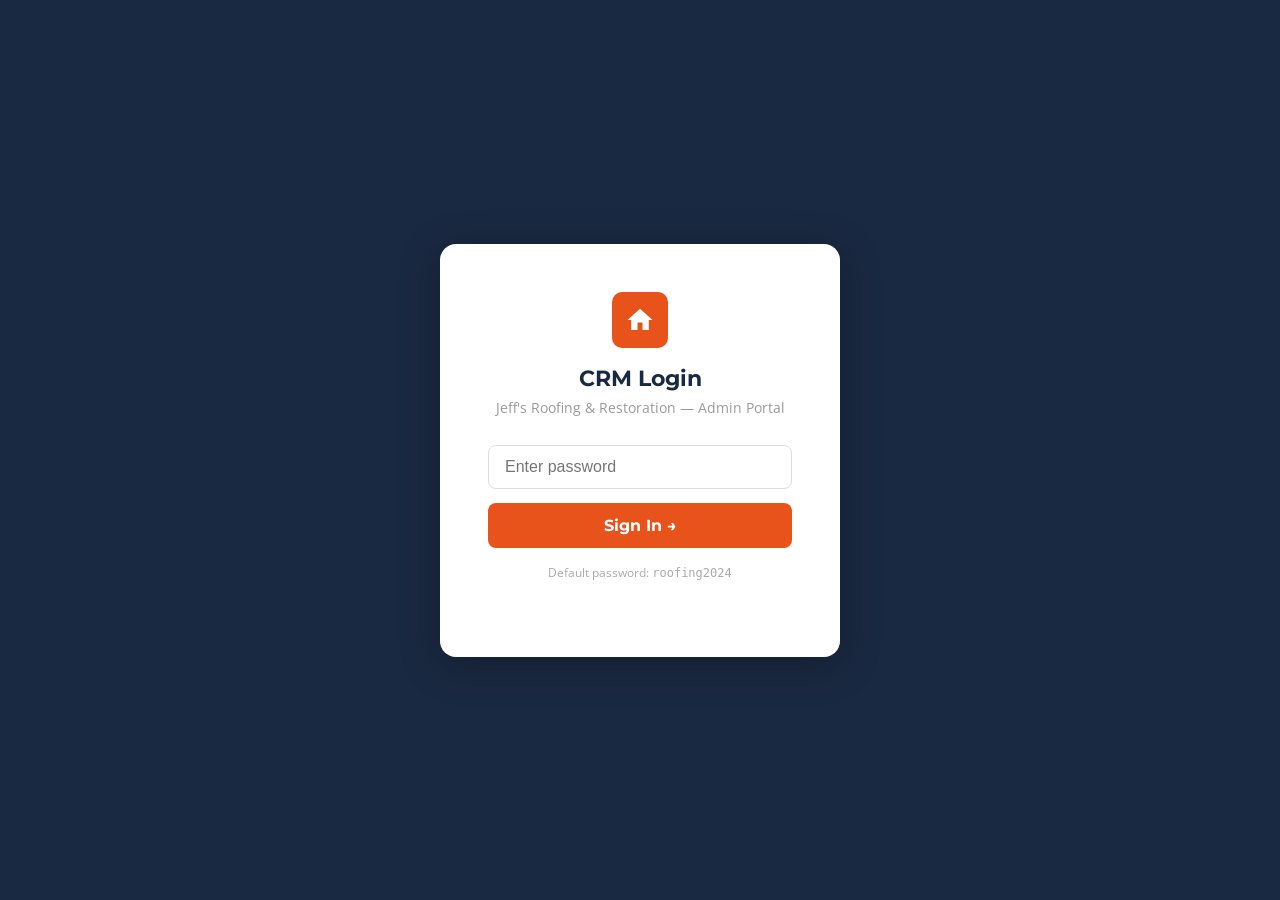
<file: crm/index.html>
<!DOCTYPE html>
<html lang="en">
<head>
  <meta charset="UTF-8">
  <meta name="viewport" content="width=device-width, initial-scale=1.0">
  <title>CRM Dashboard | Jeff's Roofing</title>
  <link rel="preconnect" href="https://fonts.googleapis.com">
  <link href="https://fonts.googleapis.com/css2?family=Montserrat:wght@700;800;900&family=Open+Sans:wght@400;600&display=swap" rel="stylesheet">
  <style>
    :root {
      --navy:#1a2942; --orange:#e8531c; --cream:#f8f5f0;
      --light:#f0f2f5; --mid-gray:#9a9a9a; --text:#2c2c2c;
      --white:#fff; --radius:8px; --shadow:0 2px 12px rgba(0,0,0,0.08);
      --font-h:'Montserrat',sans-serif; --font-b:'Open Sans',sans-serif;
    }
    *, *::before, *::after { box-sizing:border-box; margin:0; padding:0; }
    body { font-family:var(--font-b); background:var(--light); color:var(--text); min-height:100vh; }

    /* LOGIN */
    #login-screen {
      min-height:100vh; display:flex; align-items:center; justify-content:center;
      background:var(--navy);
    }
    .login-box {
      background:var(--white); border-radius:16px; padding:48px; width:100%; max-width:400px;
      box-shadow:0 8px 40px rgba(0,0,0,0.3); text-align:center;
    }
    .login-box .logo-icon { width:56px; height:56px; background:var(--orange); border-radius:10px; display:flex; align-items:center; justify-content:center; margin:0 auto 16px; }
    .login-box .logo-icon svg { width:30px; height:30px; fill:white; }
    .login-box h2 { font-family:var(--font-h); font-size:1.4rem; color:var(--navy); margin-bottom:6px; }
    .login-box p { color:var(--mid-gray); font-size:0.88rem; margin-bottom:28px; }
    .login-box input { width:100%; padding:12px 16px; border:1.5px solid #ddd; border-radius:var(--radius); font-size:1rem; margin-bottom:14px; }
    .login-box input:focus { outline:none; border-color:var(--orange); }
    .login-box button { width:100%; padding:13px; background:var(--orange); color:white; border:none; border-radius:var(--radius); font-family:var(--font-h); font-weight:700; font-size:1rem; cursor:pointer; }
    .login-box button:hover { background:#c94415; }
    #login-error { color:#dc2626; font-size:0.85rem; margin-top:8px; display:none; }

    /* LAYOUT */
    #app { display:none; min-height:100vh; }

    .sidebar {
      width:240px; background:var(--navy); position:fixed; top:0; left:0; height:100vh;
      display:flex; flex-direction:column; z-index:100;
    }
    .sidebar-logo { padding:24px; border-bottom:1px solid rgba(255,255,255,0.08); }
    .sidebar-logo strong { color:white; font-family:var(--font-h); font-size:1rem; display:block; }
    .sidebar-logo span { color:rgba(255,255,255,0.4); font-size:0.75rem; }

    .nav-menu { list-style:none; padding:16px 0; flex:1; }
    .nav-menu li a, .nav-menu li button {
      display:flex; align-items:center; gap:10px; padding:11px 20px;
      color:rgba(255,255,255,0.65); text-decoration:none; font-size:0.88rem; font-weight:600;
      transition:all 0.2s; cursor:pointer; background:none; border:none; width:100%; text-align:left;
    }
    .nav-menu li a:hover, .nav-menu li a.active { background:rgba(255,255,255,0.08); color:white; }
    .nav-menu li a svg, .nav-menu li button svg { width:18px; height:18px; fill:currentColor; flex-shrink:0; }
    .nav-menu .active { background:rgba(232,83,28,0.2) !important; color:var(--orange) !important; }

    .sidebar-bottom { padding:16px; border-top:1px solid rgba(255,255,255,0.08); }
    .sidebar-bottom a { color:rgba(255,255,255,0.5); font-size:0.82rem; text-decoration:none; display:block; margin-bottom:8px; }
    .sidebar-bottom a:hover { color:white; }

    .main-content { margin-left:240px; padding:0; min-height:100vh; }

    .topbar {
      background:white; border-bottom:1px solid #e5e7eb; padding:16px 28px;
      display:flex; align-items:center; justify-content:space-between; position:sticky; top:0; z-index:50;
    }
    .topbar h1 { font-family:var(--font-h); font-size:1.15rem; font-weight:800; color:var(--navy); }
    .topbar-actions { display:flex; gap:10px; align-items:center; }
    .btn { display:inline-flex; align-items:center; gap:6px; padding:9px 18px; border-radius:var(--radius); font-family:var(--font-h); font-weight:700; font-size:0.82rem; cursor:pointer; border:none; transition:all 0.2s; }
    .btn-primary { background:var(--orange); color:white; }
    .btn-primary:hover { background:#c94415; }
    .btn-secondary { background:var(--light); color:var(--navy); border:1.5px solid #ddd; }
    .btn-secondary:hover { border-color:var(--navy); }
    .btn-sm { padding:6px 12px; font-size:0.78rem; }
    .btn-danger { background:#fee2e2; color:#dc2626; }
    .btn-danger:hover { background:#fecaca; }

    .page { display:none; padding:28px; }
    .page.active { display:block; }

    /* STATS */
    .stats-grid { display:grid; grid-template-columns:repeat(auto-fit,minmax(160px,1fr)); gap:16px; margin-bottom:28px; }
    .stat-card { background:white; border-radius:var(--radius); padding:20px; box-shadow:var(--shadow); }
    .stat-card .stat-label { font-size:0.75rem; font-weight:700; text-transform:uppercase; letter-spacing:0.08em; color:var(--mid-gray); margin-bottom:8px; }
    .stat-card .stat-val { font-family:var(--font-h); font-size:2rem; font-weight:900; color:var(--navy); line-height:1; }
    .stat-card .stat-sub { font-size:0.78rem; color:var(--mid-gray); margin-top:4px; }
    .stat-card.orange .stat-val { color:var(--orange); }
    .stat-card.green .stat-val { color:#059669; }
    .stat-card.red .stat-val { color:#dc2626; }

    /* TABLE */
    .table-card { background:white; border-radius:var(--radius); box-shadow:var(--shadow); overflow:hidden; }
    .table-header { padding:18px 20px; display:flex; align-items:center; justify-content:space-between; border-bottom:1px solid #f0f0f0; gap:12px; flex-wrap:wrap; }
    .table-header h3 { font-family:var(--font-h); font-size:0.95rem; font-weight:800; color:var(--navy); }

    .search-box { position:relative; }
    .search-box input { padding:8px 12px 8px 36px; border:1.5px solid #ddd; border-radius:var(--radius); font-size:0.85rem; width:220px; }
    .search-box input:focus { outline:none; border-color:var(--orange); }
    .search-box svg { position:absolute; left:10px; top:50%; transform:translateY(-50%); width:16px; height:16px; fill:var(--mid-gray); }

    .filter-row { display:flex; gap:8px; align-items:center; flex-wrap:wrap; }
    .filter-row select { padding:8px 10px; border:1.5px solid #ddd; border-radius:var(--radius); font-size:0.82rem; color:var(--text); }
    .filter-row select:focus { outline:none; border-color:var(--orange); }

    table { width:100%; border-collapse:collapse; }
    th { text-align:left; padding:12px 14px; font-size:0.75rem; font-weight:700; text-transform:uppercase; letter-spacing:0.08em; color:var(--mid-gray); background:#fafafa; border-bottom:1px solid #f0f0f0; white-space:nowrap; }
    td { padding:13px 14px; font-size:0.88rem; border-bottom:1px solid #f5f5f5; vertical-align:middle; }
    tr:hover td { background:#fafafa; }
    tr:last-child td { border-bottom:none; }

    .lead-name { font-weight:700; color:var(--navy); display:block; }
    .lead-sub { font-size:0.78rem; color:var(--mid-gray); margin-top:1px; }

    .action-btns { display:flex; gap:6px; }

    /* MODAL */
    .modal-overlay { display:none; position:fixed; inset:0; background:rgba(0,0,0,0.5); z-index:200; align-items:center; justify-content:center; padding:20px; }
    .modal-overlay.active { display:flex; }
    .modal { background:white; border-radius:12px; width:100%; max-width:600px; max-height:90vh; overflow-y:auto; }
    .modal-header { padding:20px 24px; border-bottom:1px solid #f0f0f0; display:flex; justify-content:space-between; align-items:center; }
    .modal-header h3 { font-family:var(--font-h); font-size:1rem; font-weight:800; color:var(--navy); }
    .modal-close { background:none; border:none; font-size:1.5rem; cursor:pointer; color:var(--mid-gray); line-height:1; }
    .modal-close:hover { color:var(--text); }
    .modal-body { padding:24px; }
    .modal-footer { padding:16px 24px; border-top:1px solid #f0f0f0; display:flex; justify-content:flex-end; gap:10px; }

    .form-group { margin-bottom:16px; }
    .form-group label { display:block; font-size:0.78rem; font-weight:700; color:var(--navy); margin-bottom:5px; text-transform:uppercase; letter-spacing:0.06em; }
    .form-group input, .form-group select, .form-group textarea {
      width:100%; padding:10px 12px; border:1.5px solid #ddd; border-radius:var(--radius);
      font-family:var(--font-b); font-size:0.9rem; color:var(--text);
    }
    .form-group input:focus, .form-group select:focus, .form-group textarea:focus {
      outline:none; border-color:var(--orange); box-shadow:0 0 0 3px rgba(232,83,28,0.1);
    }
    .form-group textarea { resize:vertical; min-height:90px; }
    .form-row-2 { display:grid; grid-template-columns:1fr 1fr; gap:14px; }

    /* LEAD DETAIL */
    .detail-section { margin-bottom:24px; }
    .detail-section h4 { font-family:var(--font-h); font-size:0.8rem; text-transform:uppercase; letter-spacing:0.1em; color:var(--mid-gray); margin-bottom:12px; padding-bottom:8px; border-bottom:1px solid #f0f0f0; }
    .detail-row { display:flex; justify-content:space-between; margin-bottom:10px; font-size:0.88rem; }
    .detail-row .label { color:var(--mid-gray); font-weight:600; }
    .detail-row .value { color:var(--navy); font-weight:600; text-align:right; max-width:60%; }

    .notes-box { background:#fafafa; border-radius:var(--radius); padding:14px; font-size:0.88rem; color:var(--text); line-height:1.6; white-space:pre-wrap; }

    /* ACTIVITY */
    .activity-log { list-style:none; display:flex; flex-direction:column; gap:0; }
    .activity-item { display:flex; gap:12px; padding:10px 0; border-bottom:1px solid #f5f5f5; font-size:0.82rem; }
    .activity-dot { width:8px; height:8px; border-radius:50%; background:var(--orange); flex-shrink:0; margin-top:5px; }
    .activity-item .time { color:var(--mid-gray); white-space:nowrap; min-width:80px; }

    /* PIPELINE */
    .pipeline-grid { display:grid; grid-template-columns:repeat(auto-fill,minmax(180px,1fr)); gap:16px; }
    .pipeline-col { background:white; border-radius:var(--radius); box-shadow:var(--shadow); overflow:hidden; }
    .pipeline-col-header { padding:12px 16px; font-family:var(--font-h); font-size:0.78rem; font-weight:800; text-transform:uppercase; letter-spacing:0.08em; }
    .pipeline-col-body { padding:10px; display:flex; flex-direction:column; gap:8px; min-height:80px; }
    .pipeline-card { background:#fafafa; border:1px solid #e5e7eb; border-radius:6px; padding:12px; cursor:pointer; transition:box-shadow 0.2s; }
    .pipeline-card:hover { box-shadow:0 2px 8px rgba(0,0,0,0.1); }
    .pipeline-card .pc-name { font-weight:700; font-size:0.85rem; color:var(--navy); }
    .pipeline-card .pc-service { font-size:0.75rem; color:var(--mid-gray); margin-top:3px; }
    .pipeline-card .pc-value { font-size:0.78rem; color:var(--orange); font-weight:700; margin-top:6px; }

    .empty-state { text-align:center; padding:60px 20px; color:var(--mid-gray); }
    .empty-state svg { width:48px; height:48px; fill:var(--mid-gray); opacity:0.4; margin:0 auto 14px; display:block; }

    .badge-count { background:var(--orange); color:white; border-radius:10px; padding:2px 7px; font-size:0.72rem; font-weight:700; margin-left:4px; }

    @media (max-width:768px) {
      .sidebar { display:none; }
      .main-content { margin-left:0; }
      .form-row-2 { grid-template-columns:1fr; }
    }
  </style>
</head>
<body>

<!-- LOGIN -->
<div id="login-screen">
  <div class="login-box">
    <div class="logo-icon">
      <svg viewBox="0 0 24 24"><path d="M10 20v-6h4v6h5v-8h3L12 3 2 12h3v8z"/></svg>
    </div>
    <h2>CRM Login</h2>
    <p>Jeff's Roofing &amp; Restoration — Admin Portal</p>
    <input type="password" id="pass-input" placeholder="Enter password" autocomplete="current-password">
    <button onclick="doLogin()">Sign In →</button>
    <div id="login-error">Incorrect password. Try again.</div>
    <p style="margin-top:16px;font-size:0.75rem;color:#aaa">Default password: <code>roofing2024</code></p>
  </div>
</div>

<!-- APP -->
<div id="app">
  <nav class="sidebar">
    <div class="sidebar-logo">
      <strong>Jeff's Roofing CRM</strong>
      <span>Lead Management</span>
    </div>
    <ul class="nav-menu">
      <li><a href="#" class="active" onclick="showPage('dashboard',this)">
        <svg viewBox="0 0 24 24"><path d="M3 13h8V3H3v10zm0 8h8v-6H3v6zm10 0h8V11h-8v10zm0-18v6h8V3h-8z"/></svg>
        Dashboard
      </a></li>
      <li><a href="#" onclick="showPage('leads',this)">
        <svg viewBox="0 0 24 24"><path d="M16 11c1.66 0 2.99-1.34 2.99-3S17.66 5 16 5c-1.66 0-3 1.34-3 3s1.34 3 3 3zm-8 0c1.66 0 2.99-1.34 2.99-3S9.66 5 8 5C6.34 5 5 6.34 5 8s1.34 3 3 3zm0 2c-2.33 0-7 1.17-7 3.5V19h14v-2.5c0-2.33-4.67-3.5-7-3.5zm8 0c-.29 0-.62.02-.97.05 1.16.84 1.97 1.97 1.97 3.45V19h6v-2.5c0-2.33-4.67-3.5-7-3.5z"/></svg>
        All Leads <span class="badge-count" id="nav-count">0</span>
      </a></li>
      <li><a href="#" onclick="showPage('pipeline',this)">
        <svg viewBox="0 0 24 24"><path d="M20 3H4v10c0 2.21 1.79 4 4 4h6c2.21 0 4-1.79 4-4v-3h2c1.11 0 2-.89 2-2V5c0-1.11-.89-2-2-2zm0 5h-2V5h2v3zM4 19h16v2H4z"/></svg>
        Pipeline
      </a></li>
      <li><a href="#" onclick="showPage('add-lead',this)">
        <svg viewBox="0 0 24 24"><path d="M19 13h-6v6h-2v-6H5v-2h6V5h2v6h6v2z"/></svg>
        Add Lead
      </a></li>
    </ul>
    <div class="sidebar-bottom">
      <a href="../index.html">← Back to Website</a>
      <a href="#" onclick="CRM.exportCSV(); return false;">Export CSV</a>
      <a href="#" onclick="CRM.logout()">Log Out</a>
    </div>
  </nav>

  <div class="main-content">
    <div class="topbar">
      <h1 id="page-title">Dashboard</h1>
      <div class="topbar-actions">
        <button class="btn btn-secondary btn-sm" onclick="CRM.exportCSV()">⬇ Export CSV</button>
        <button class="btn btn-primary btn-sm" onclick="showPage('add-lead', document.querySelector('.nav-menu a:nth-child(4)'))">+ Add Lead</button>
      </div>
    </div>

    <!-- DASHBOARD -->
    <div id="page-dashboard" class="page active">
      <div class="stats-grid" id="stats-grid"></div>
      <div class="table-card">
        <div class="table-header">
          <h3>Recent Leads</h3>
          <a href="#" onclick="showPage('leads',null);return false" style="font-size:0.82rem;color:var(--orange);font-weight:700">View All →</a>
        </div>
        <div id="recent-leads-table"></div>
      </div>
    </div>

    <!-- ALL LEADS -->
    <div id="page-leads" class="page">
      <div class="table-card">
        <div class="table-header">
          <h3>All Leads</h3>
          <div style="display:flex;gap:10px;flex-wrap:wrap;align-items:center">
            <div class="search-box">
              <svg viewBox="0 0 24 24"><path d="M15.5 14h-.79l-.28-.27C15.41 12.59 16 11.11 16 9.5 16 5.91 13.09 3 9.5 3S3 5.91 3 9.5 5.91 16 9.5 16c1.61 0 3.09-.59 4.23-1.57l.27.28v.79l5 4.99L20.49 19l-4.99-5zm-6 0C7.01 14 5 11.99 5 9.5S7.01 5 9.5 5 14 7.01 14 9.5 11.99 14 9.5 14z"/></svg>
              <input type="text" id="search-input" placeholder="Search leads..." oninput="renderLeadsTable()">
            </div>
            <select id="status-filter" onchange="renderLeadsTable()">
              <option value="">All Statuses</option>
              <option>New</option><option>Contacted</option><option>Quoted</option>
              <option>Scheduled</option><option>Won</option><option>Lost</option><option>On Hold</option>
            </select>
            <select id="service-filter" onchange="renderLeadsTable()">
              <option value="">All Services</option>
              <option>Roof Replacement</option><option>Storm/Hail Damage</option>
              <option>Leak Repair</option><option>Gutters</option>
              <option>Commercial</option><option>Maintenance</option>
            </select>
          </div>
        </div>
        <div id="leads-table"></div>
      </div>
    </div>

    <!-- PIPELINE -->
    <div id="page-pipeline" class="page">
      <div class="pipeline-grid" id="pipeline-grid"></div>
    </div>

    <!-- ADD LEAD -->
    <div id="page-add-lead" class="page">
      <div style="max-width:680px">
        <div class="table-card">
          <div class="modal-header" style="border-radius:var(--radius) var(--radius) 0 0">
            <h3>Add New Lead</h3>
          </div>
          <div class="modal-body">
            <form id="add-lead-form" onsubmit="submitNewLead(event)">
              <div class="form-row-2">
                <div class="form-group"><label>Full Name *</label><input name="name" required placeholder="Jane Smith"></div>
                <div class="form-group"><label>Phone *</label><input name="phone" required placeholder="(720) 555-0000" type="tel"></div>
              </div>
              <div class="form-row-2">
                <div class="form-group"><label>Email</label><input name="email" placeholder="jane@email.com" type="email"></div>
                <div class="form-group"><label>Address</label><input name="address" placeholder="123 Main St, Seattle CO"></div>
              </div>
              <div class="form-row-2">
                <div class="form-group">
                  <label>Service Needed</label>
                  <select name="service">
                    <option value="">Select...</option>
                    <option>Roof Replacement</option><option>Storm/Hail Damage</option>
                    <option>Leak Repair</option><option>Gutters</option>
                    <option>Commercial</option><option>Maintenance</option>
                    <option>Inspection</option><option>Other</option>
                  </select>
                </div>
                <div class="form-group">
                  <label>Lead Source</label>
                  <select name="source">
                    <option value="">Select...</option>
                    <option>Google Search</option><option>Google Ads</option>
                    <option>Referral</option><option>Neighbor</option>
                    <option>Facebook</option><option>Door Hanger</option>
                    <option>Yard Sign</option><option>Other</option>
                  </select>
                </div>
              </div>
              <div class="form-row-2">
                <div class="form-group">
                  <label>Status</label>
                  <select name="status">
                    <option>New</option><option>Contacted</option><option>Quoted</option>
                    <option>Scheduled</option><option>Won</option><option>Lost</option><option>On Hold</option>
                  </select>
                </div>
                <div class="form-group"><label>Job Value ($)</label><input name="jobValue" placeholder="0.00" type="number" min="0"></div>
              </div>
              <div class="form-group"><label>Insurance Carrier</label><input name="insurance" placeholder="State Farm, Allstate, etc."></div>
              <div class="form-group"><label>Notes</label><textarea name="notes" placeholder="Any details about this lead, roof condition, timeline, etc."></textarea></div>
              <div style="display:flex;gap:10px">
                <button type="submit" class="btn btn-primary" style="flex:1;justify-content:center">Save Lead</button>
                <button type="reset" class="btn btn-secondary">Clear</button>
              </div>
            </form>
            <div id="add-success" style="display:none;background:#d1fae5;border:1px solid #a7f3d0;color:#065f46;padding:12px 16px;border-radius:var(--radius);margin-top:14px;font-weight:600">
              ✅ Lead added successfully!
            </div>
          </div>
        </div>
      </div>
    </div>
  </div>
</div>

<!-- EDIT MODAL -->
<div class="modal-overlay" id="edit-modal">
  <div class="modal">
    <div class="modal-header">
      <h3>Edit Lead</h3>
      <button class="modal-close" onclick="closeModal('edit-modal')">&times;</button>
    </div>
    <div class="modal-body">
      <form id="edit-lead-form" onsubmit="submitEditLead(event)">
        <input type="hidden" name="id">
        <div class="form-row-2">
          <div class="form-group"><label>Full Name</label><input name="name" required></div>
          <div class="form-group"><label>Phone</label><input name="phone" type="tel"></div>
        </div>
        <div class="form-row-2">
          <div class="form-group"><label>Email</label><input name="email" type="email"></div>
          <div class="form-group"><label>Address</label><input name="address"></div>
        </div>
        <div class="form-row-2">
          <div class="form-group">
            <label>Service</label>
            <select name="service">
              <option value="">Select...</option>
              <option>Roof Replacement</option><option>Storm/Hail Damage</option>
              <option>Leak Repair</option><option>Gutters</option>
              <option>Commercial</option><option>Maintenance</option>
              <option>Inspection</option><option>Other</option>
            </select>
          </div>
          <div class="form-group">
            <label>Source</label>
            <select name="source">
              <option value="">Select...</option>
              <option>Google Search</option><option>Google Ads</option>
              <option>Referral</option><option>Neighbor</option>
              <option>Facebook</option><option>Door Hanger</option>
              <option>Yard Sign</option><option>Other</option>
            </select>
          </div>
        </div>
        <div class="form-row-2">
          <div class="form-group">
            <label>Status</label>
            <select name="status">
              <option>New</option><option>Contacted</option><option>Quoted</option>
              <option>Scheduled</option><option>Won</option><option>Lost</option><option>On Hold</option>
            </select>
          </div>
          <div class="form-group"><label>Job Value ($)</label><input name="jobValue" type="number" min="0"></div>
        </div>
        <div class="form-group"><label>Insurance Carrier</label><input name="insurance"></div>
        <div class="form-group"><label>Notes</label><textarea name="notes"></textarea></div>
      </form>
    </div>
    <div class="modal-footer">
      <button class="btn btn-secondary" onclick="closeModal('edit-modal')">Cancel</button>
      <button class="btn btn-primary" onclick="document.getElementById('edit-lead-form').dispatchEvent(new Event('submit',{cancelable:true,bubbles:true}))">Save Changes</button>
    </div>
  </div>
</div>

<!-- DETAIL MODAL -->
<div class="modal-overlay" id="detail-modal">
  <div class="modal">
    <div class="modal-header">
      <h3 id="detail-name">Lead Detail</h3>
      <button class="modal-close" onclick="closeModal('detail-modal')">&times;</button>
    </div>
    <div class="modal-body" id="detail-body"></div>
    <div class="modal-footer" id="detail-footer"></div>
  </div>
</div>

<script src="../js/crm.js"></script>
<script>
  // Check auth on load
  window.addEventListener('DOMContentLoaded', () => {
    if (CRM.isAuthed()) {
      showApp();
    }
    document.getElementById('pass-input').addEventListener('keydown', e => {
      if (e.key === 'Enter') doLogin();
    });
  });

  function doLogin() {
    const pass = document.getElementById('pass-input').value;
    if (CRM.login(pass)) {
      showApp();
    } else {
      document.getElementById('login-error').style.display = 'block';
    }
  }

  function showApp() {
    CRM.seedDemoData();
    document.getElementById('login-screen').style.display = 'none';
    document.getElementById('app').style.display = 'block';
    renderDashboard();
    updateNavCount();
  }

  function showPage(name, el) {
    document.querySelectorAll('.page').forEach(p => p.classList.remove('active'));
    document.querySelectorAll('.nav-menu a').forEach(a => a.classList.remove('active'));
    document.getElementById('page-' + name).classList.add('active');
    if (el) el.classList.add('active');
    const titles = { dashboard:'Dashboard', leads:'All Leads', pipeline:'Pipeline View', 'add-lead':'Add New Lead' };
    document.getElementById('page-title').textContent = titles[name] || name;
    if (name === 'dashboard') renderDashboard();
    if (name === 'leads') renderLeadsTable();
    if (name === 'pipeline') renderPipeline();
  }

  function updateNavCount() {
    document.getElementById('nav-count').textContent = CRM.getLeads().length;
  }

  function renderDashboard() {
    const s = CRM.getStats();
    const grid = document.getElementById('stats-grid');
    grid.innerHTML = `
      <div class="stat-card"><div class="stat-label">Total Leads</div><div class="stat-val">${s.total}</div><div class="stat-sub">All time</div></div>
      <div class="stat-card orange"><div class="stat-label">New</div><div class="stat-val">${s.new}</div><div class="stat-sub">Needs follow-up</div></div>
      <div class="stat-card"><div class="stat-label">Contacted</div><div class="stat-val">${s.contacted}</div><div class="stat-sub">In progress</div></div>
      <div class="stat-card"><div class="stat-label">Quoted</div><div class="stat-val">${s.quoted}</div><div class="stat-sub">Awaiting decision</div></div>
      <div class="stat-card green"><div class="stat-label">Jobs Won</div><div class="stat-val">${s.won}</div><div class="stat-sub">Closed deals</div></div>
      <div class="stat-card green"><div class="stat-label">Revenue</div><div class="stat-val">$${s.revenue.toLocaleString()}</div><div class="stat-sub">Won job values</div></div>
    `;
    const leads = CRM.getLeads().slice(0, 8);
    document.getElementById('recent-leads-table').innerHTML = buildTable(leads, true);
  }

  function buildTable(leads, mini = false) {
    if (!leads.length) return '<div class="empty-state"><svg viewBox="0 0 24 24"><path d="M16 11c1.66 0 2.99-1.34 2.99-3S17.66 5 16 5c-1.66 0-3 1.34-3 3s1.34 3 3 3zm-8 0c1.66 0 2.99-1.34 2.99-3S9.66 5 8 5C6.34 5 5 6.34 5 8s1.34 3 3 3zm0 2c-2.33 0-7 1.17-7 3.5V19h14v-2.5c0-2.33-4.67-3.5-7-3.5zm8 0c-.29 0-.62.02-.97.05 1.16.84 1.97 1.97 1.97 3.45V19h6v-2.5c0-2.33-4.67-3.5-7-3.5z"/></svg><p>No leads found.</p></div>';
    return `<table>
      <thead><tr>
        <th>Name / Contact</th>
        <th>Service</th>
        <th>Status</th>
        <th>Source</th>
        ${!mini ? '<th>Value</th>' : ''}
        <th>Date</th>
        <th>Actions</th>
      </tr></thead>
      <tbody>
        ${leads.map(l => `<tr>
          <td>
            <span class="lead-name">${escHtml(l.name||'—')}</span>
            <span class="lead-sub">${escHtml(l.phone||'')}${l.email ? ' · '+escHtml(l.email) : ''}</span>
          </td>
          <td>${escHtml(l.service||'—')}</td>
          <td>${CRM.statusBadge(l.status)}</td>
          <td>${escHtml(l.source||'—')}</td>
          ${!mini ? `<td>${l.jobValue ? '$'+parseFloat(l.jobValue).toLocaleString() : '—'}</td>` : ''}
          <td>${CRM.formatDate(l.createdAt)}</td>
          <td>
            <div class="action-btns">
              <button class="btn btn-secondary btn-sm" onclick="openDetail('${l.id}')">View</button>
              <button class="btn btn-secondary btn-sm" onclick="openEdit('${l.id}')">Edit</button>
              <button class="btn btn-danger btn-sm" onclick="deleteLead('${l.id}')">Del</button>
            </div>
          </td>
        </tr>`).join('')}
      </tbody>
    </table>`;
  }

  function renderLeadsTable() {
    const query = (document.getElementById('search-input')?.value || '').toLowerCase();
    const statusF = document.getElementById('status-filter')?.value || '';
    const serviceF = document.getElementById('service-filter')?.value || '';
    let leads = CRM.getLeads().filter(l => {
      const matchQ = !query || [l.name,l.phone,l.email,l.address,l.notes].some(v => (v||'').toLowerCase().includes(query));
      const matchS = !statusF || l.status === statusF;
      const matchSv = !serviceF || l.service === serviceF;
      return matchQ && matchS && matchSv;
    });
    document.getElementById('leads-table').innerHTML = buildTable(leads, false);
  }

  function renderPipeline() {
    const statuses = ['New','Contacted','Quoted','Scheduled','Won','Lost','On Hold'];
    const leads = CRM.getLeads();
    const html = statuses.map(s => {
      const cols = leads.filter(l => l.status === s);
      const c = CRM.STATUS_COLORS[s] || { bg:'#f3f4f6', text:'#374151' };
      return `<div class="pipeline-col">
        <div class="pipeline-col-header" style="background:${c.bg};color:${c.text}">
          ${s} <span style="opacity:0.7">(${cols.length})</span>
        </div>
        <div class="pipeline-col-body">
          ${cols.length ? cols.map(l => `
            <div class="pipeline-card" onclick="openDetail('${l.id}')">
              <div class="pc-name">${escHtml(l.name||'—')}</div>
              <div class="pc-service">${escHtml(l.service||'—')}</div>
              ${l.jobValue ? `<div class="pc-value">$${parseFloat(l.jobValue).toLocaleString()}</div>` : ''}
            </div>
          `).join('') : '<div style="font-size:0.78rem;color:#aaa;padding:8px">No leads</div>'}
        </div>
      </div>`;
    }).join('');
    document.getElementById('pipeline-grid').innerHTML = html;
  }

  function openDetail(id) {
    const l = CRM.getLead(id);
    if (!l) return;
    document.getElementById('detail-name').textContent = l.name || 'Lead Detail';
    document.getElementById('detail-body').innerHTML = `
      <div class="detail-section">
        <h4>Contact Info</h4>
        <div class="detail-row"><span class="label">Phone</span><span class="value">${l.phone||'—'}</span></div>
        <div class="detail-row"><span class="label">Email</span><span class="value">${l.email||'—'}</span></div>
        <div class="detail-row"><span class="label">Address</span><span class="value">${l.address||'—'}</span></div>
      </div>
      <div class="detail-section">
        <h4>Project Details</h4>
        <div class="detail-row"><span class="label">Service</span><span class="value">${l.service||'—'}</span></div>
        <div class="detail-row"><span class="label">Status</span><span class="value">${CRM.statusBadge(l.status)}</span></div>
        <div class="detail-row"><span class="label">Job Value</span><span class="value">${l.jobValue ? '$'+parseFloat(l.jobValue).toLocaleString() : '—'}</span></div>
        <div class="detail-row"><span class="label">Insurance</span><span class="value">${l.insurance||'—'}</span></div>
        <div class="detail-row"><span class="label">Source</span><span class="value">${l.source||'—'}</span></div>
      </div>
      <div class="detail-section">
        <h4>Notes</h4>
        <div class="notes-box">${l.notes ? escHtml(l.notes) : 'No notes.'}</div>
      </div>
      <div class="detail-section">
        <h4>Timeline</h4>
        <div class="detail-row"><span class="label">Created</span><span class="value">${CRM.formatDate(l.createdAt)}</span></div>
        <div class="detail-row"><span class="label">Updated</span><span class="value">${CRM.formatDate(l.updatedAt)}</span></div>
        <div class="detail-row"><span class="label">Lead ID</span><span class="value" style="font-family:monospace;font-size:0.8rem">${l.id}</span></div>
      </div>
    `;
    document.getElementById('detail-footer').innerHTML = `
      <button class="btn btn-danger" onclick="deleteLead('${l.id}');closeModal('detail-modal')">Delete</button>
      <button class="btn btn-secondary" onclick="closeModal('detail-modal')">Close</button>
      <button class="btn btn-primary" onclick="closeModal('detail-modal');openEdit('${l.id}')">Edit Lead</button>
    `;
    openModal('detail-modal');
  }

  function openEdit(id) {
    const l = CRM.getLead(id);
    if (!l) return;
    const form = document.getElementById('edit-lead-form');
    Object.keys(l).forEach(k => {
      const el = form.elements[k];
      if (el) el.value = l[k] || '';
    });
    openModal('edit-modal');
  }

  function submitEditLead(e) {
    e.preventDefault();
    const form = e.target;
    const data = Object.fromEntries(new FormData(form));
    const id = data.id;
    delete data.id;
    CRM.updateLead(id, data);
    closeModal('edit-modal');
    renderDashboard();
    renderLeadsTable();
    renderPipeline();
    updateNavCount();
  }

  function submitNewLead(e) {
    e.preventDefault();
    const data = Object.fromEntries(new FormData(e.target));
    CRM.addLead(data);
    e.target.reset();
    const s = document.getElementById('add-success');
    s.style.display = 'block';
    setTimeout(() => s.style.display = 'none', 3000);
    updateNavCount();
    renderDashboard();
  }

  function deleteLead(id) {
    if (!confirm('Delete this lead? This cannot be undone.')) return;
    CRM.deleteLead(id);
    renderDashboard();
    renderLeadsTable();
    renderPipeline();
    updateNavCount();
  }

  function openModal(id) { document.getElementById(id).classList.add('active'); }
  function closeModal(id) { document.getElementById(id).classList.remove('active'); }

  function escHtml(str) {
    return String(str).replace(/&/g,'&amp;').replace(/</g,'&lt;').replace(/>/g,'&gt;').replace(/"/g,'&quot;');
  }

  document.addEventListener('keydown', e => {
    if (e.key === 'Escape') {
      document.querySelectorAll('.modal-overlay.active').forEach(m => m.classList.remove('active'));
    }
  });

  document.querySelectorAll('.modal-overlay').forEach(m => {
    m.addEventListener('click', e => { if (e.target === m) m.classList.remove('active'); });
  });
</script>
</body>
</html>
</file>
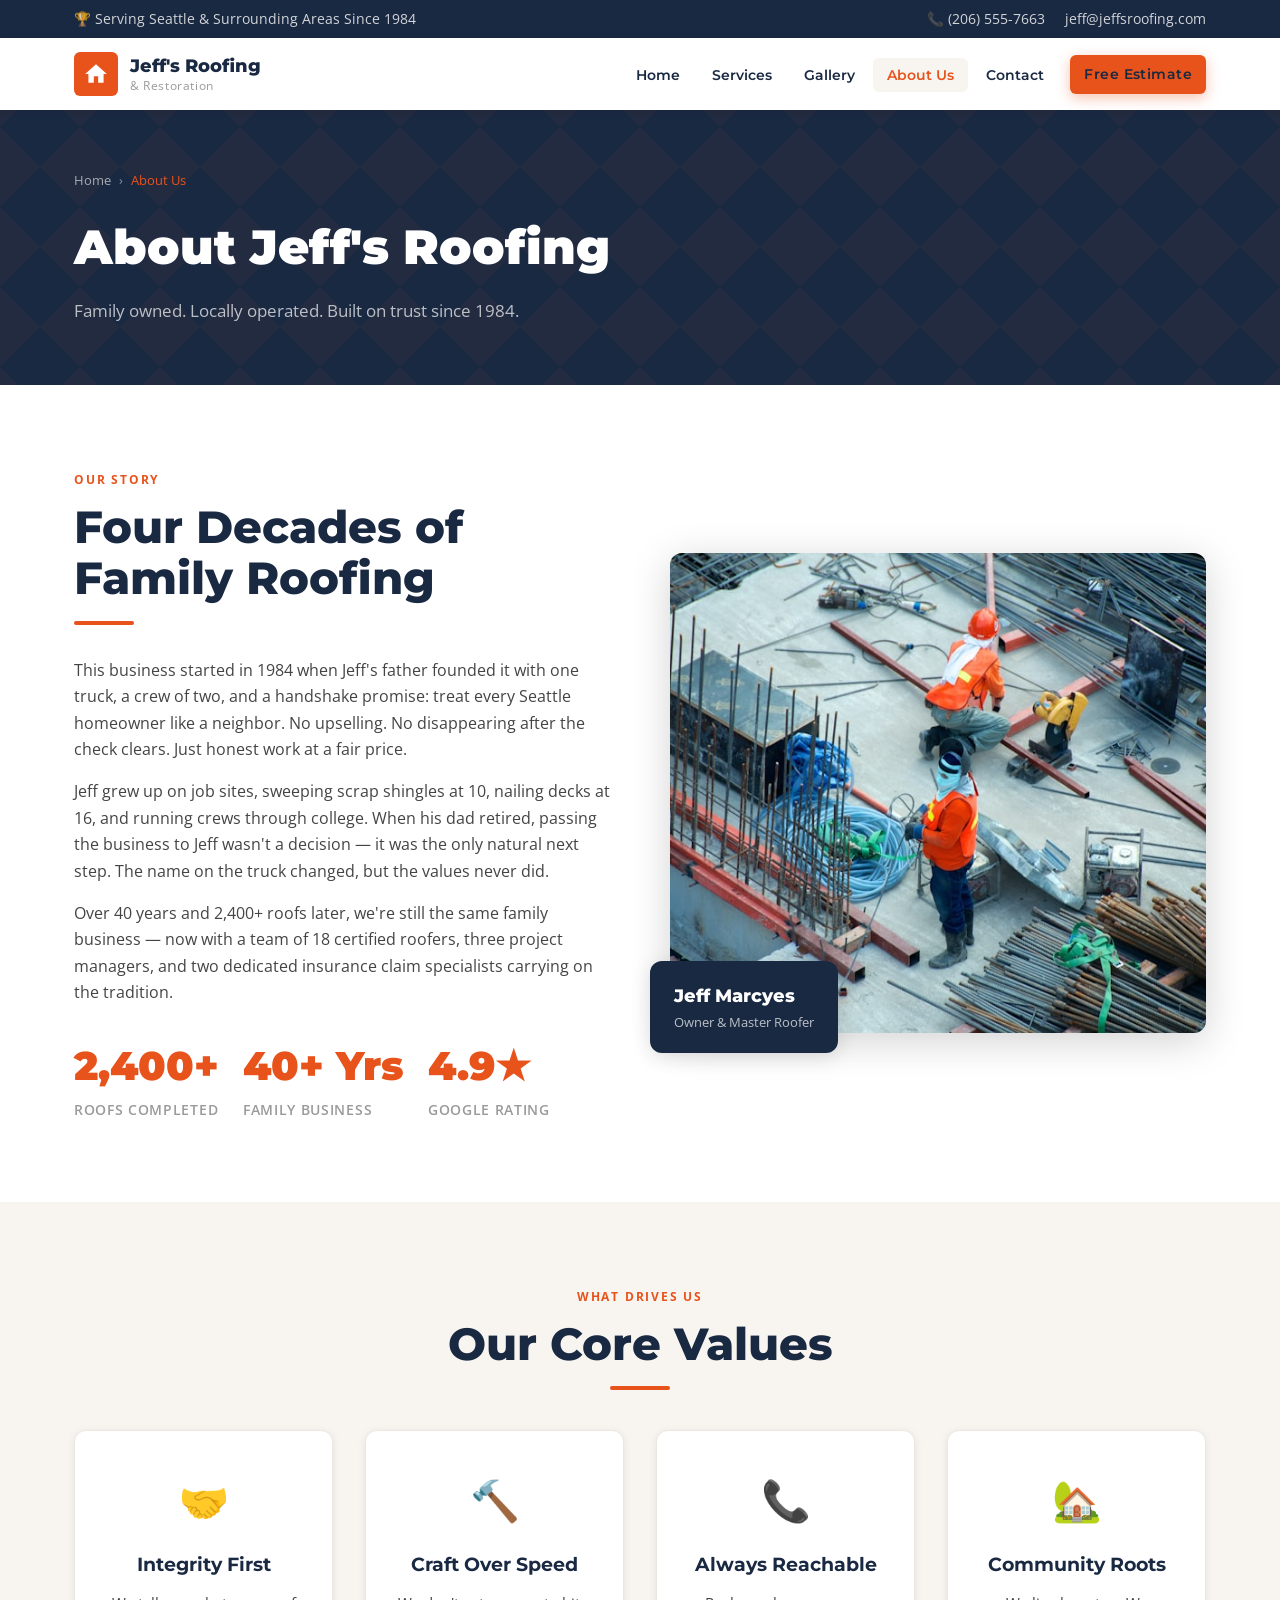
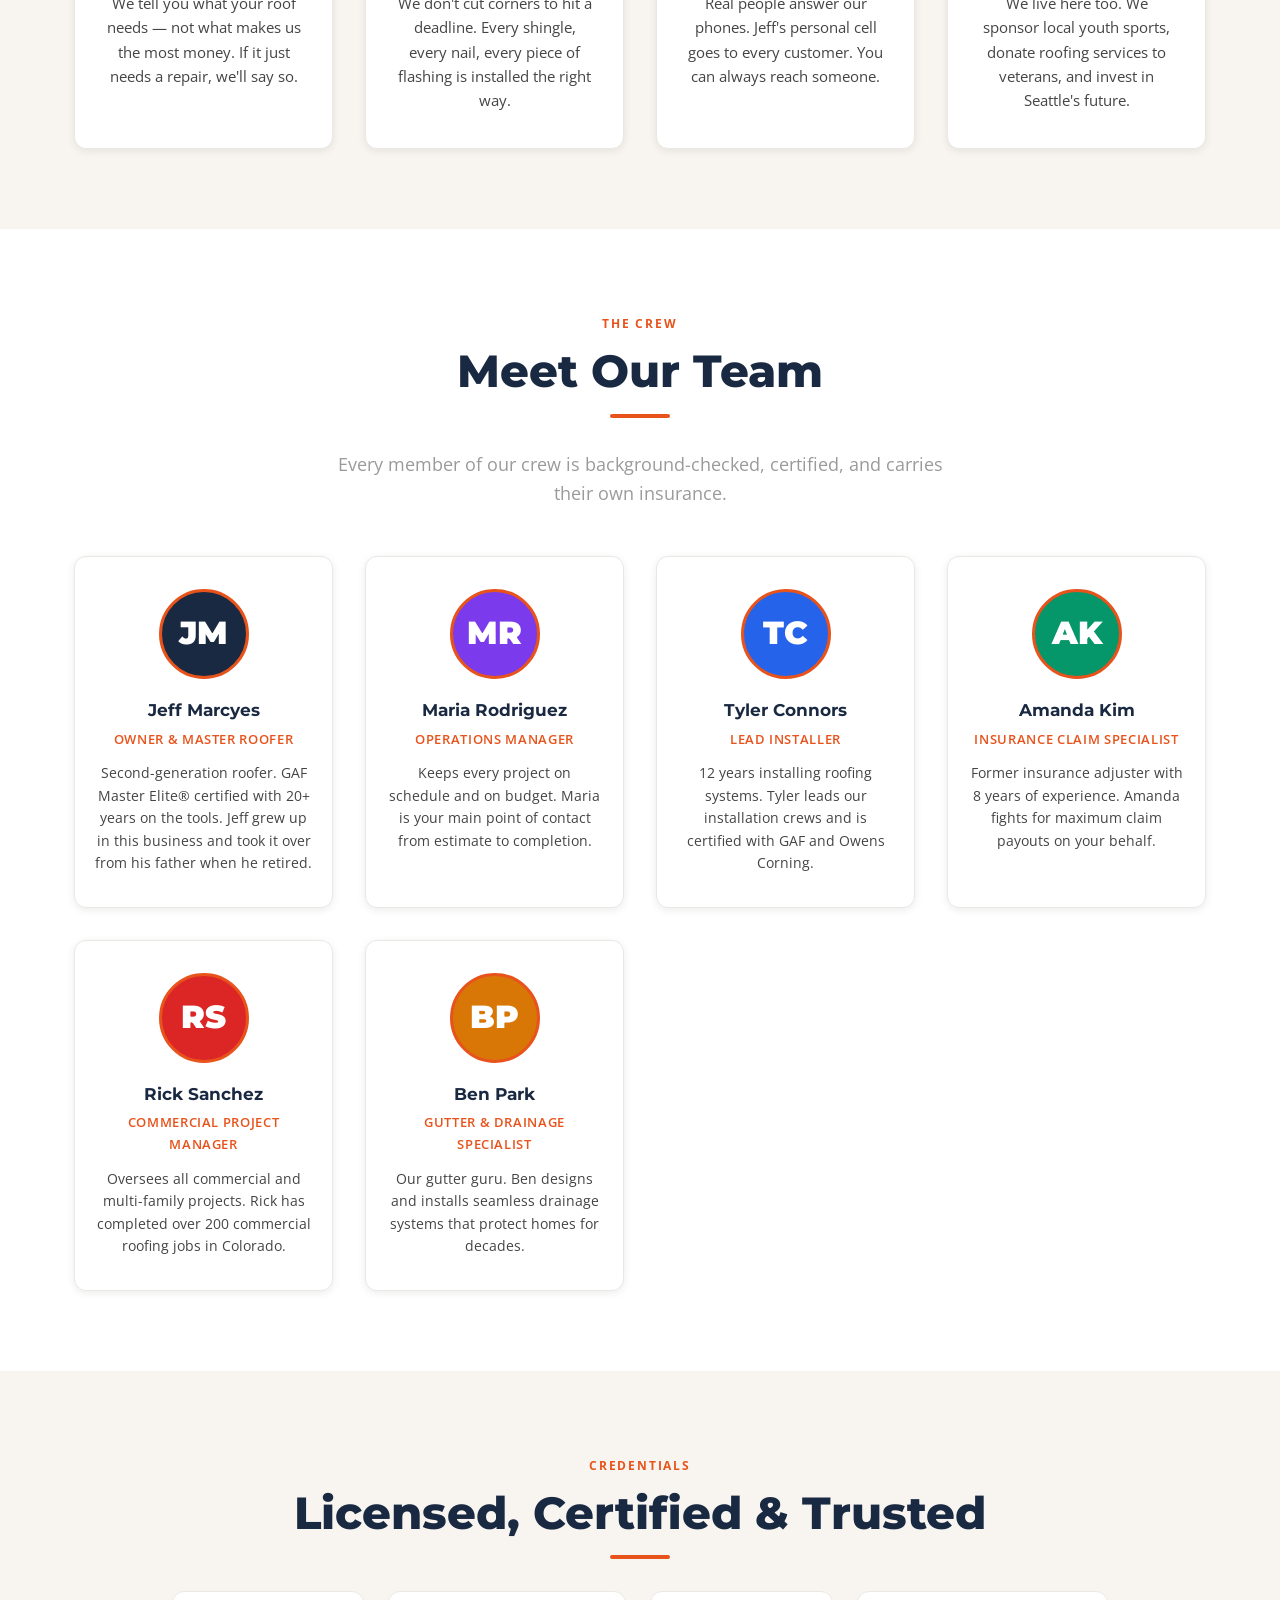
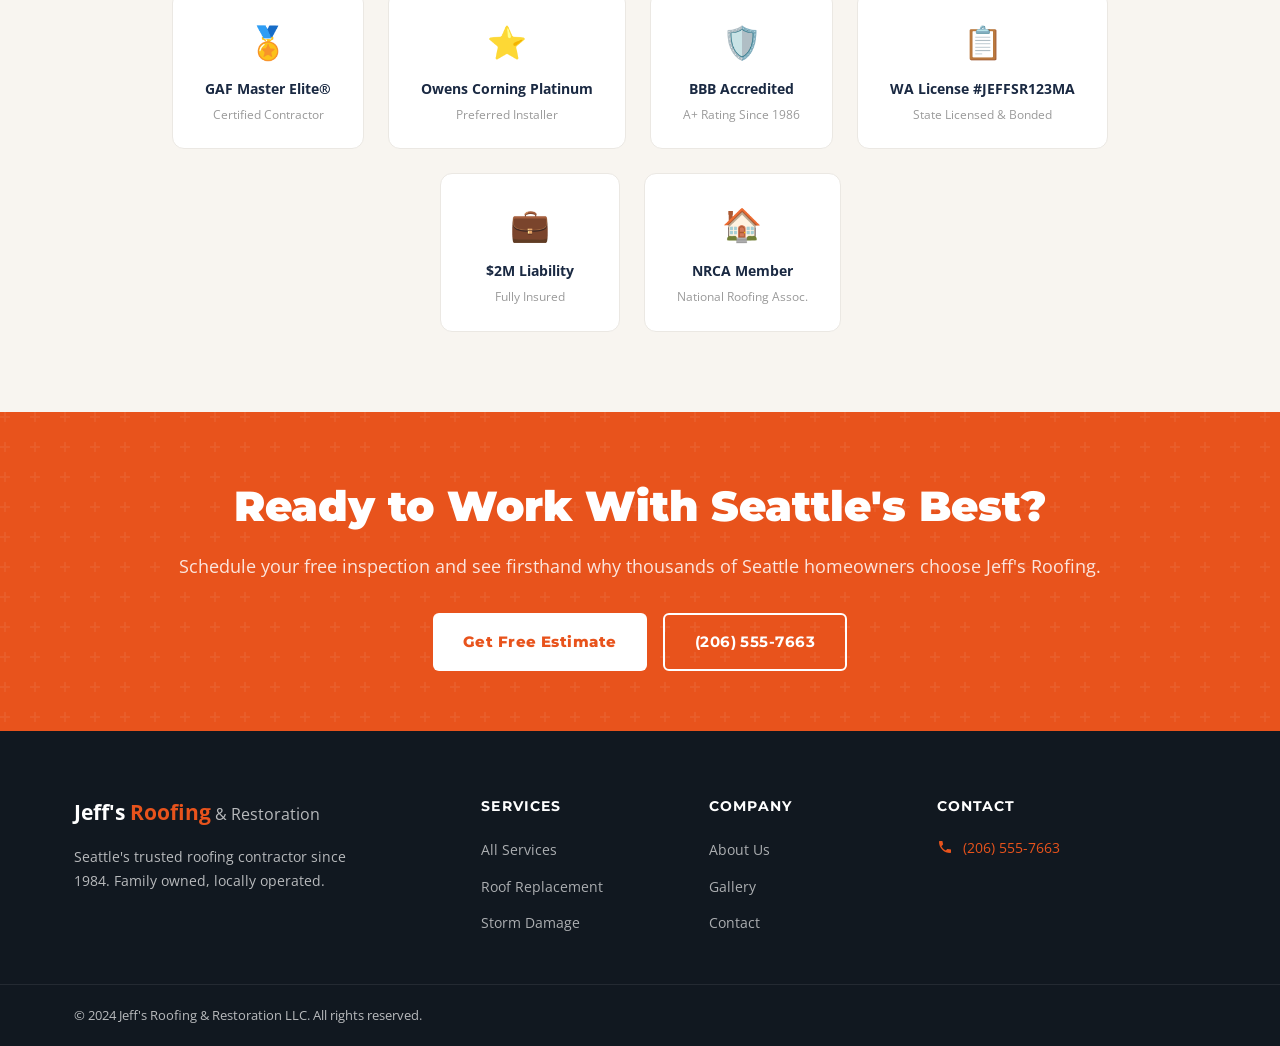
<file: about.html>
<!DOCTYPE html>
<html lang="en">
<head>
  <meta charset="UTF-8">
  <meta name="viewport" content="width=device-width, initial-scale=1.0">
  <meta name="description" content="Meet the team at Jeff's Roofing & Restoration — Seattle's trusted family-owned roofing company since 1984.">
  <title>About Us | Jeff's Roofing & Restoration</title>
  <link rel="preconnect" href="https://fonts.googleapis.com">
  <link href="https://fonts.googleapis.com/css2?family=Montserrat:wght@700;800;900&family=Open+Sans:wght@400;600&display=swap" rel="stylesheet">
  <link rel="stylesheet" href="css/style.css">
</head>
<body>

<div class="top-bar">
  <div class="container">
    <span>🏆 Serving Seattle & Surrounding Areas Since 1984</span>
    <div class="top-bar-links">
      <a href="tel:2065557663">📞 (206) 555-7663</a>
      <a href="mailto:jeff@jeffsroofing.com">jeff@jeffsroofing.com</a>
    </div>
  </div>
</div>

<nav class="navbar">
  <div class="container">
    <a href="index.html" class="logo">
      <div class="logo-icon">
        <svg viewBox="0 0 24 24"><path d="M10 20v-6h4v6h5v-8h3L12 3 2 12h3v8z"/></svg>
      </div>
      <div class="logo-text">
        <strong>Jeff's Roofing</strong>
        <span>&amp; Restoration</span>
      </div>
    </a>
    <ul class="nav-links">
      <li><a href="index.html">Home</a></li>
      <li><a href="services.html">Services</a></li>
      <li><a href="gallery.html">Gallery</a></li>
      <li><a href="about.html">About Us</a></li>
      <li><a href="contact.html">Contact</a></li>
      <li class="nav-cta"><a href="contact.html" class="btn btn-primary">Free Estimate</a></li>
    </ul>
    <button class="nav-toggle" aria-label="Toggle menu" aria-expanded="false">
      <span></span><span></span><span></span>
    </button>
  </div>
</nav>

<div class="page-hero">
  <div class="container">
    <div class="breadcrumb">
      <a href="index.html">Home</a> › <span>About Us</span>
    </div>
    <h1>About Jeff's Roofing</h1>
    <p>Family owned. Locally operated. Built on trust since 1984.</p>
  </div>
</div>

<!-- STORY SECTION -->
<section class="section-pad">
  <div class="container">
    <div style="display:grid;grid-template-columns:1fr 1fr;gap:60px;align-items:center">
      <div>
        <div class="section-label">Our Story</div>
        <h2 class="section-title">Four Decades of Family Roofing</h2>
        <div class="divider left"></div>
        <p style="color:var(--dark-gray);margin-bottom:16px">This business started in 1984 when Jeff's father founded it with one truck, a crew of two, and a handshake promise: treat every Seattle homeowner like a neighbor. No upselling. No disappearing after the check clears. Just honest work at a fair price.</p>
        <p style="color:var(--dark-gray);margin-bottom:16px">Jeff grew up on job sites, sweeping scrap shingles at 10, nailing decks at 16, and running crews through college. When his dad retired, passing the business to Jeff wasn't a decision — it was the only natural next step. The name on the truck changed, but the values never did.</p>
        <p style="color:var(--dark-gray)">Over 40 years and 2,400+ roofs later, we're still the same family business — now with a team of 18 certified roofers, three project managers, and two dedicated insurance claim specialists carrying on the tradition.</p>
        <div style="margin-top:28px;display:flex;gap:24px;flex-wrap:wrap">
          <div>
            <div style="font-family:var(--font-heading);font-size:2.5rem;font-weight:900;color:var(--orange)">2,400+</div>
            <div style="font-size:0.85rem;color:var(--mid-gray);font-weight:600;text-transform:uppercase;letter-spacing:0.05em">Roofs Completed</div>
          </div>
          <div>
            <div style="font-family:var(--font-heading);font-size:2.5rem;font-weight:900;color:var(--orange)">40+ Yrs</div>
            <div style="font-size:0.85rem;color:var(--mid-gray);font-weight:600;text-transform:uppercase;letter-spacing:0.05em">Family Business</div>
          </div>
          <div>
            <div style="font-family:var(--font-heading);font-size:2.5rem;font-weight:900;color:var(--orange)">4.9★</div>
            <div style="font-size:0.85rem;color:var(--mid-gray);font-weight:600;text-transform:uppercase;letter-spacing:0.05em">Google Rating</div>
          </div>
        </div>
      </div>
      <div style="position:relative">
        <img src="images/workers.jpg" alt="Jeff's crew at work" loading="lazy" style="width:100%;height:480px;object-fit:cover;border-radius:var(--radius-lg);box-shadow:var(--shadow-lg)">
        <div style="position:absolute;bottom:-20px;left:-20px;background:var(--navy);color:var(--white);padding:20px 24px;border-radius:var(--radius-lg);box-shadow:var(--shadow-md)">
          <div style="font-family:var(--font-heading);font-size:1.1rem;font-weight:800">Jeff Marcyes</div>
          <div style="font-size:0.8rem;color:rgba(255,255,255,0.7);margin-top:2px">Owner &amp; Master Roofer</div>
        </div>
      </div>
    </div>
  </div>
</section>

<!-- VALUES -->
<section class="section-pad bg-cream">
  <div class="container text-center">
    <div class="section-label">What Drives Us</div>
    <h2 class="section-title">Our Core Values</h2>
    <div class="divider"></div>
    <div style="display:grid;grid-template-columns:repeat(auto-fit,minmax(220px,1fr));gap:32px;margin-top:40px">
      <div class="service-card" style="text-align:center">
        <div style="font-size:2.5rem;margin-bottom:16px">🤝</div>
        <h3>Integrity First</h3>
        <p>We tell you what your roof needs — not what makes us the most money. If it just needs a repair, we'll say so.</p>
      </div>
      <div class="service-card" style="text-align:center">
        <div style="font-size:2.5rem;margin-bottom:16px">🔨</div>
        <h3>Craft Over Speed</h3>
        <p>We don't cut corners to hit a deadline. Every shingle, every nail, every piece of flashing is installed the right way.</p>
      </div>
      <div class="service-card" style="text-align:center">
        <div style="font-size:2.5rem;margin-bottom:16px">📞</div>
        <h3>Always Reachable</h3>
        <p>Real people answer our phones. Jeff's personal cell goes to every customer. You can always reach someone.</p>
      </div>
      <div class="service-card" style="text-align:center">
        <div style="font-size:2.5rem;margin-bottom:16px">🏡</div>
        <h3>Community Roots</h3>
        <p>We live here too. We sponsor local youth sports, donate roofing services to veterans, and invest in Seattle's future.</p>
      </div>
    </div>
  </div>
</section>

<!-- TEAM -->
<section class="section-pad">
  <div class="container text-center">
    <div class="section-label">The Crew</div>
    <h2 class="section-title">Meet Our Team</h2>
    <div class="divider"></div>
    <p class="section-sub">Every member of our crew is background-checked, certified, and carries their own insurance.</p>
    <div class="team-grid" style="margin-top:40px">
      <div class="team-card">
        <div class="team-avatar" style="background:var(--navy)">JM</div>
        <h4>Jeff Marcyes</h4>
        <div class="role">Owner &amp; Master Roofer</div>
        <p>Second-generation roofer. GAF Master Elite® certified with 20+ years on the tools. Jeff grew up in this business and took it over from his father when he retired.</p>
      </div>
      <div class="team-card">
        <div class="team-avatar" style="background:#7c3aed">MR</div>
        <h4>Maria Rodriguez</h4>
        <div class="role">Operations Manager</div>
        <p>Keeps every project on schedule and on budget. Maria is your main point of contact from estimate to completion.</p>
      </div>
      <div class="team-card">
        <div class="team-avatar" style="background:#2563eb">TC</div>
        <h4>Tyler Connors</h4>
        <div class="role">Lead Installer</div>
        <p>12 years installing roofing systems. Tyler leads our installation crews and is certified with GAF and Owens Corning.</p>
      </div>
      <div class="team-card">
        <div class="team-avatar" style="background:#059669">AK</div>
        <h4>Amanda Kim</h4>
        <div class="role">Insurance Claim Specialist</div>
        <p>Former insurance adjuster with 8 years of experience. Amanda fights for maximum claim payouts on your behalf.</p>
      </div>
      <div class="team-card">
        <div class="team-avatar" style="background:#dc2626">RS</div>
        <h4>Rick Sanchez</h4>
        <div class="role">Commercial Project Manager</div>
        <p>Oversees all commercial and multi-family projects. Rick has completed over 200 commercial roofing jobs in Colorado.</p>
      </div>
      <div class="team-card">
        <div class="team-avatar" style="background:#d97706">BP</div>
        <h4>Ben Park</h4>
        <div class="role">Gutter &amp; Drainage Specialist</div>
        <p>Our gutter guru. Ben designs and installs seamless drainage systems that protect homes for decades.</p>
      </div>
    </div>
  </div>
</section>

<!-- CERTIFICATIONS -->
<section class="section-pad bg-cream">
  <div class="container text-center">
    <div class="section-label">Credentials</div>
    <h2 class="section-title">Licensed, Certified &amp; Trusted</h2>
    <div class="divider"></div>
    <div style="display:flex;flex-wrap:wrap;justify-content:center;gap:24px;margin-top:32px">
      <div style="background:var(--white);padding:24px 32px;border-radius:var(--radius-lg);border:1px solid #ebe8e3;text-align:center;min-width:180px">
        <div style="font-size:2rem;margin-bottom:8px">🏅</div>
        <div style="font-weight:700;color:var(--navy);font-size:0.9rem">GAF Master Elite®</div>
        <div style="font-size:0.75rem;color:var(--mid-gray);margin-top:4px">Certified Contractor</div>
      </div>
      <div style="background:var(--white);padding:24px 32px;border-radius:var(--radius-lg);border:1px solid #ebe8e3;text-align:center;min-width:180px">
        <div style="font-size:2rem;margin-bottom:8px">⭐</div>
        <div style="font-weight:700;color:var(--navy);font-size:0.9rem">Owens Corning Platinum</div>
        <div style="font-size:0.75rem;color:var(--mid-gray);margin-top:4px">Preferred Installer</div>
      </div>
      <div style="background:var(--white);padding:24px 32px;border-radius:var(--radius-lg);border:1px solid #ebe8e3;text-align:center;min-width:180px">
        <div style="font-size:2rem;margin-bottom:8px">🛡️</div>
        <div style="font-weight:700;color:var(--navy);font-size:0.9rem">BBB Accredited</div>
        <div style="font-size:0.75rem;color:var(--mid-gray);margin-top:4px">A+ Rating Since 1986</div>
      </div>
      <div style="background:var(--white);padding:24px 32px;border-radius:var(--radius-lg);border:1px solid #ebe8e3;text-align:center;min-width:180px">
        <div style="font-size:2rem;margin-bottom:8px">📋</div>
        <div style="font-weight:700;color:var(--navy);font-size:0.9rem">WA License #JEFFSR123MA</div>
        <div style="font-size:0.75rem;color:var(--mid-gray);margin-top:4px">State Licensed &amp; Bonded</div>
      </div>
      <div style="background:var(--white);padding:24px 32px;border-radius:var(--radius-lg);border:1px solid #ebe8e3;text-align:center;min-width:180px">
        <div style="font-size:2rem;margin-bottom:8px">💼</div>
        <div style="font-weight:700;color:var(--navy);font-size:0.9rem">$2M Liability</div>
        <div style="font-size:0.75rem;color:var(--mid-gray);margin-top:4px">Fully Insured</div>
      </div>
      <div style="background:var(--white);padding:24px 32px;border-radius:var(--radius-lg);border:1px solid #ebe8e3;text-align:center;min-width:180px">
        <div style="font-size:2rem;margin-bottom:8px">🏠</div>
        <div style="font-weight:700;color:var(--navy);font-size:0.9rem">NRCA Member</div>
        <div style="font-size:0.75rem;color:var(--mid-gray);margin-top:4px">National Roofing Assoc.</div>
      </div>
    </div>
  </div>
</section>

<section class="cta-banner">
  <div class="container">
    <h2>Ready to Work With Seattle's Best?</h2>
    <p>Schedule your free inspection and see firsthand why thousands of Seattle homeowners choose Jeff's Roofing.</p>
    <div style="display:flex;gap:16px;justify-content:center;flex-wrap:wrap;margin-top:24px">
      <a href="contact.html" class="btn" style="background:var(--white);color:var(--orange);font-weight:800">Get Free Estimate</a>
      <a href="tel:2065557663" class="btn btn-outline">(206) 555-7663</a>
    </div>
  </div>
</section>

<footer>
  <div class="container">
    <div class="footer-grid">
      <div class="footer-brand">
        <div class="footer-logo"><strong>Jeff's <span>Roofing</span></strong> &amp; Restoration</div>
        <p>Seattle's trusted roofing contractor since 1984. Family owned, locally operated.</p>
      </div>
      <div class="footer-col">
        <h4>Services</h4>
        <ul class="footer-links">
          <li><a href="services.html">All Services</a></li>
          <li><a href="services.html#replacement">Roof Replacement</a></li>
          <li><a href="services.html#storm">Storm Damage</a></li>
        </ul>
      </div>
      <div class="footer-col">
        <h4>Company</h4>
        <ul class="footer-links">
          <li><a href="about.html">About Us</a></li>
          <li><a href="gallery.html">Gallery</a></li>
          <li><a href="contact.html">Contact</a></li>
        </ul>
      </div>
      <div class="footer-col">
        <h4>Contact</h4>
        <div class="footer-contact-item">
          <svg viewBox="0 0 24 24"><path d="M6.62 10.79c1.44 2.83 3.76 5.14 6.59 6.59l2.2-2.2c.27-.27.67-.36 1.02-.24 1.12.37 2.33.57 3.57.57.55 0 1 .45 1 1V20c0 .55-.45 1-1 1-9.39 0-17-7.61-17-17 0-.55.45-1 1-1h3.5c.55 0 1 .45 1 1 0 1.25.2 2.45.57 3.57.11.35.03.74-.25 1.02l-2.2 2.2z"/></svg>
          <a href="tel:2065557663">(206) 555-7663</a>
        </div>
      </div>
    </div>
  </div>
  <div class="footer-bottom">
    <div class="container" style="display:flex;justify-content:space-between;align-items:center;width:100%">
      <span>© 2024 Jeff's Roofing &amp; Restoration LLC. All rights reserved.</span>
    </div>
  </div>
</footer>

<button id="back-to-top" aria-label="Back to top">
  <svg viewBox="0 0 24 24"><path d="M7.41 15.41L12 10.83l4.59 4.58L18 14l-6-6-6 6z"/></svg>
</button>

<script src="js/main.js"></script>
</body>
</html>
</file>
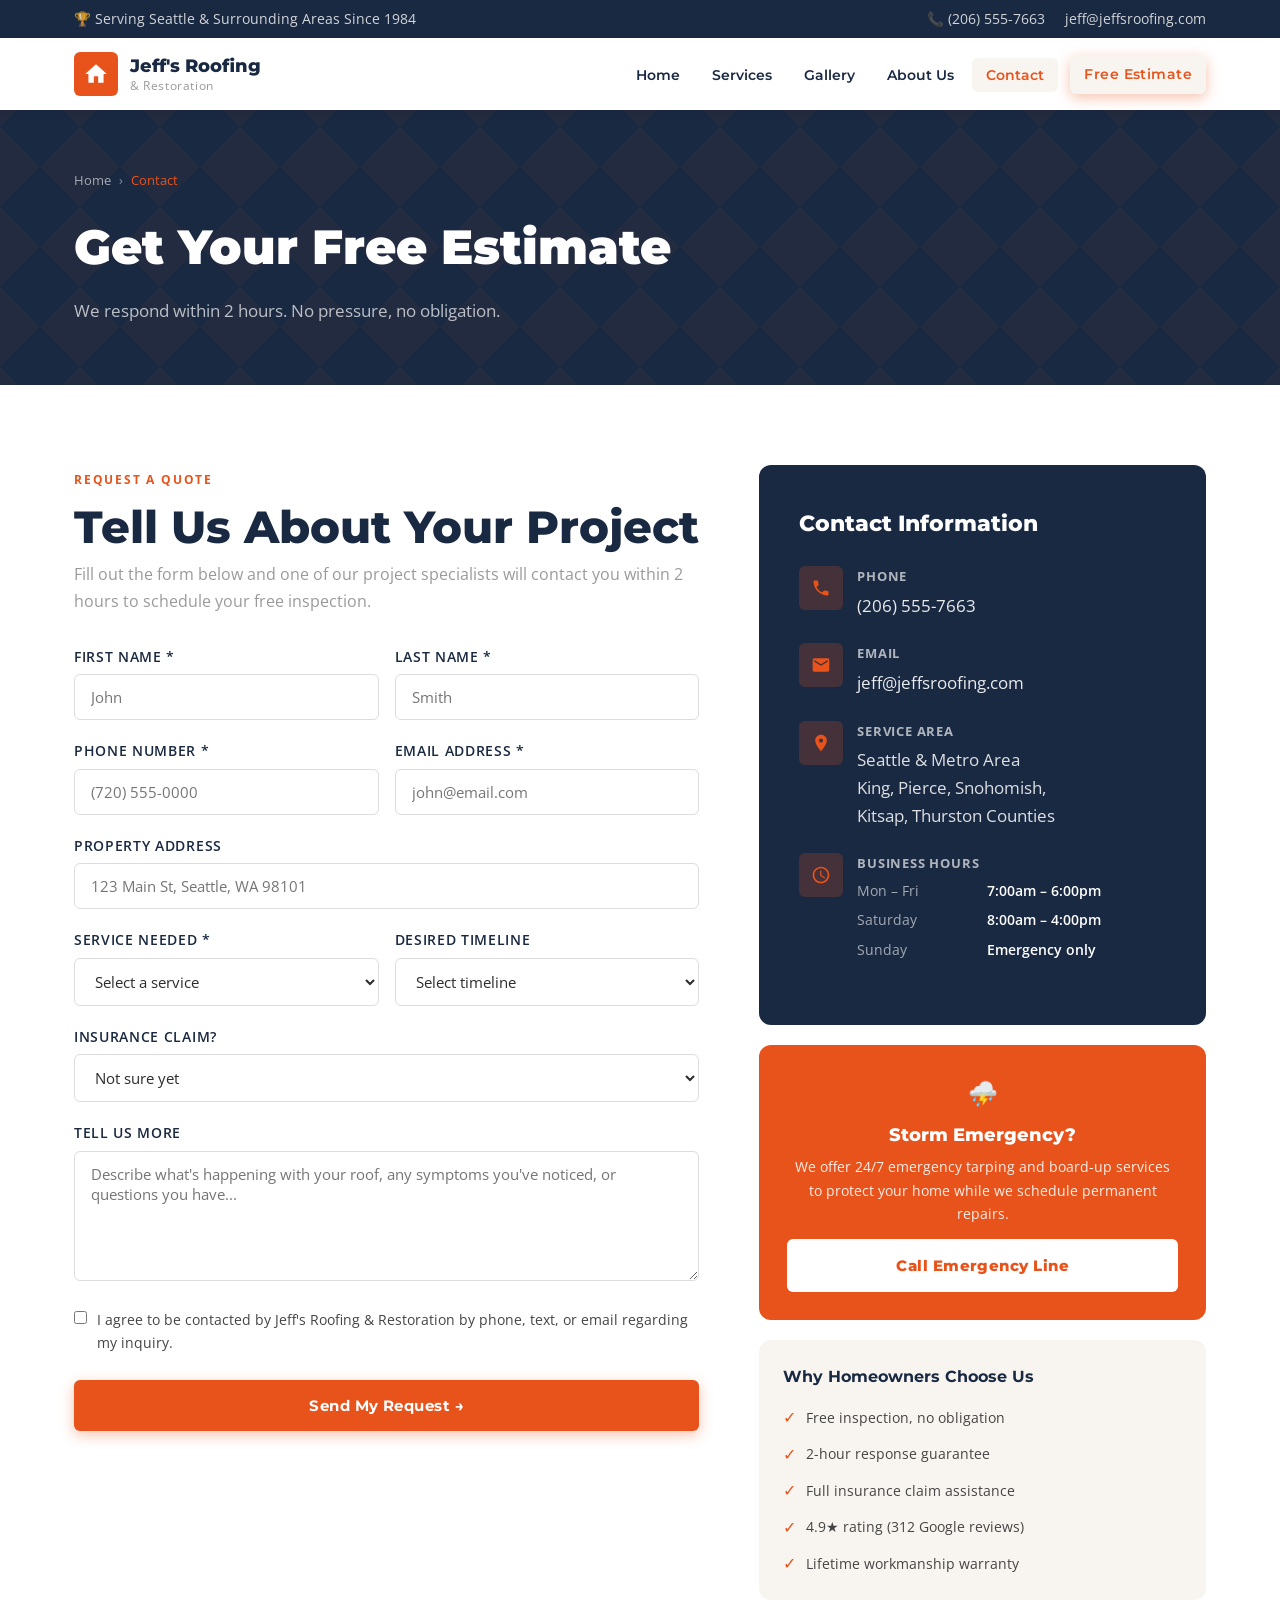
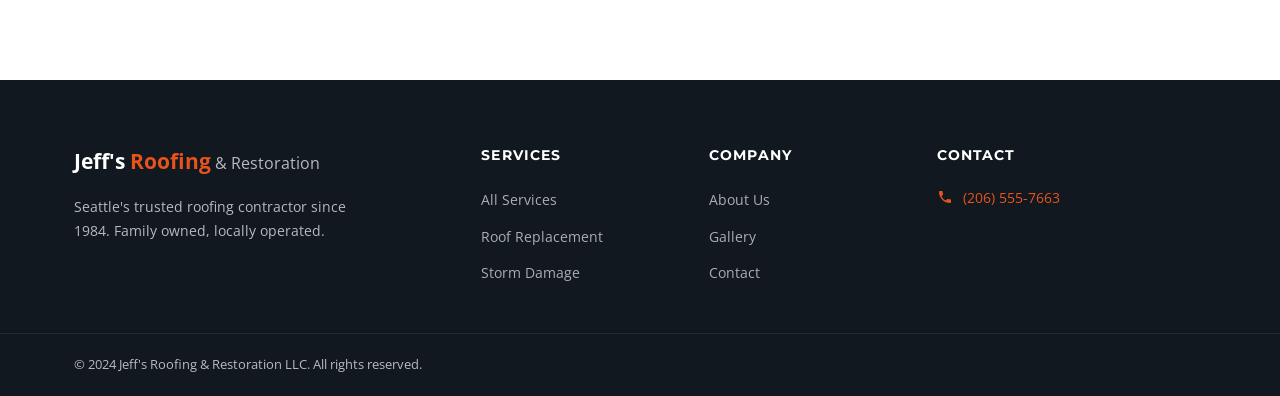
<file: contact.html>
<!DOCTYPE html>
<html lang="en">
<head>
  <meta charset="UTF-8">
  <meta name="viewport" content="width=device-width, initial-scale=1.0">
  <meta name="description" content="Contact Jeff's Roofing & Restoration for a free roof inspection and estimate. Serving Seattle, WA and surrounding areas.">
  <title>Contact Us | Jeff's Roofing & Restoration</title>
  <link rel="preconnect" href="https://fonts.googleapis.com">
  <link href="https://fonts.googleapis.com/css2?family=Montserrat:wght@700;800;900&family=Open+Sans:wght@400;600&display=swap" rel="stylesheet">
  <link rel="stylesheet" href="css/style.css">
</head>
<body>

<div class="top-bar">
  <div class="container">
    <span>🏆 Serving Seattle & Surrounding Areas Since 1984</span>
    <div class="top-bar-links">
      <a href="tel:2065557663">📞 (206) 555-7663</a>
      <a href="mailto:jeff@jeffsroofing.com">jeff@jeffsroofing.com</a>
    </div>
  </div>
</div>

<nav class="navbar">
  <div class="container">
    <a href="index.html" class="logo">
      <div class="logo-icon">
        <svg viewBox="0 0 24 24"><path d="M10 20v-6h4v6h5v-8h3L12 3 2 12h3v8z"/></svg>
      </div>
      <div class="logo-text">
        <strong>Jeff's Roofing</strong>
        <span>&amp; Restoration</span>
      </div>
    </a>
    <ul class="nav-links">
      <li><a href="index.html">Home</a></li>
      <li><a href="services.html">Services</a></li>
      <li><a href="gallery.html">Gallery</a></li>
      <li><a href="about.html">About Us</a></li>
      <li><a href="contact.html">Contact</a></li>
      <li class="nav-cta"><a href="contact.html" class="btn btn-primary">Free Estimate</a></li>
    </ul>
    <button class="nav-toggle" aria-label="Toggle menu" aria-expanded="false">
      <span></span><span></span><span></span>
    </button>
  </div>
</nav>

<div class="page-hero">
  <div class="container">
    <div class="breadcrumb">
      <a href="index.html">Home</a> › <span>Contact</span>
    </div>
    <h1>Get Your Free Estimate</h1>
    <p>We respond within 2 hours. No pressure, no obligation.</p>
  </div>
</div>

<section class="section-pad">
  <div class="container">
    <div class="contact-grid">

      <!-- FORM -->
      <div>
        <div class="section-label">Request a Quote</div>
        <h2 class="section-title" style="margin-bottom:8px">Tell Us About Your Project</h2>
        <p style="color:var(--mid-gray);margin-bottom:32px">Fill out the form below and one of our project specialists will contact you within 2 hours to schedule your free inspection.</p>

        <div id="form-success" class="form-success">
          ✅ Your message has been sent! We'll be in touch within 2 hours.
        </div>

        <form id="contact-form" novalidate>
          <div class="form-row">
            <div class="form-group">
              <label for="first-name">First Name *</label>
              <input type="text" id="first-name" name="first_name" placeholder="John" required>
            </div>
            <div class="form-group">
              <label for="last-name">Last Name *</label>
              <input type="text" id="last-name" name="last_name" placeholder="Smith" required>
            </div>
          </div>
          <div class="form-row">
            <div class="form-group">
              <label for="phone">Phone Number *</label>
              <input type="tel" id="phone" name="phone" placeholder="(720) 555-0000" required>
            </div>
            <div class="form-group">
              <label for="email">Email Address *</label>
              <input type="email" id="email" name="email" placeholder="john@email.com" required>
            </div>
          </div>
          <div class="form-group">
            <label for="address">Property Address</label>
            <input type="text" id="address" name="address" placeholder="123 Main St, Seattle, WA 98101">
          </div>
          <div class="form-row">
            <div class="form-group">
              <label for="service">Service Needed *</label>
              <select id="service" name="service" required>
                <option value="" disabled selected>Select a service</option>
                <option value="replacement">Roof Replacement</option>
                <option value="repair">Roof Repair / Leak</option>
                <option value="storm">Storm / Hail Damage</option>
                <option value="gutters">Gutters</option>
                <option value="commercial">Commercial Roofing</option>
                <option value="maintenance">Maintenance</option>
                <option value="inspection">Inspection Only</option>
                <option value="other">Other / Not Sure</option>
              </select>
            </div>
            <div class="form-group">
              <label for="timeline">Desired Timeline</label>
              <select id="timeline" name="timeline">
                <option value="" disabled selected>Select timeline</option>
                <option value="asap">As soon as possible</option>
                <option value="2weeks">Within 2 weeks</option>
                <option value="1month">Within 1 month</option>
                <option value="flexible">Flexible</option>
              </select>
            </div>
          </div>
          <div class="form-group">
            <label for="insurance">Insurance Claim?</label>
            <select id="insurance" name="insurance">
              <option value="unsure">Not sure yet</option>
              <option value="yes">Yes, filing a claim</option>
              <option value="no">No, paying out of pocket</option>
              <option value="help">Need help deciding</option>
            </select>
          </div>
          <div class="form-group">
            <label for="message">Tell Us More</label>
            <textarea id="message" name="message" placeholder="Describe what's happening with your roof, any symptoms you've noticed, or questions you have..."></textarea>
          </div>
          <div class="form-group" style="display:flex;align-items:flex-start;gap:10px">
            <input type="checkbox" id="consent" name="consent" style="width:auto;margin-top:3px" required>
            <label for="consent" style="text-transform:none;letter-spacing:0;font-weight:400;font-size:0.88rem;color:var(--dark-gray)">
              I agree to be contacted by Jeff's Roofing &amp; Restoration by phone, text, or email regarding my inquiry.
            </label>
          </div>
          <button type="submit" class="btn btn-primary" style="width:100%;justify-content:center;padding:16px">
            Send My Request →
          </button>
        </form>
      </div>

      <!-- CONTACT INFO -->
      <div>
        <div class="contact-info-card">
          <h3>Contact Information</h3>
          <div class="info-item">
            <div class="info-icon">
              <svg viewBox="0 0 24 24"><path d="M6.62 10.79c1.44 2.83 3.76 5.14 6.59 6.59l2.2-2.2c.27-.27.67-.36 1.02-.24 1.12.37 2.33.57 3.57.57.55 0 1 .45 1 1V20c0 .55-.45 1-1 1-9.39 0-17-7.61-17-17 0-.55.45-1 1-1h3.5c.55 0 1 .45 1 1 0 1.25.2 2.45.57 3.57.11.35.03.74-.25 1.02l-2.2 2.2z"/></svg>
            </div>
            <div>
              <strong>Phone</strong>
              <a href="tel:2065557663">(206) 555-7663</a>
            </div>
          </div>
          <div class="info-item">
            <div class="info-icon">
              <svg viewBox="0 0 24 24"><path d="M20 4H4c-1.1 0-2 .9-2 2v12c0 1.1.9 2 2 2h16c1.1 0 2-.9 2-2V6c0-1.1-.9-2-2-2zm0 4l-8 5-8-5V6l8 5 8-5v2z"/></svg>
            </div>
            <div>
              <strong>Email</strong>
              <a href="mailto:jeff@jeffsroofing.com">jeff@jeffsroofing.com</a>
            </div>
          </div>
          <div class="info-item">
            <div class="info-icon">
              <svg viewBox="0 0 24 24"><path d="M12 2C8.13 2 5 5.13 5 9c0 5.25 7 13 7 13s7-7.75 7-13c0-3.87-3.13-7-7-7zm0 9.5c-1.38 0-2.5-1.12-2.5-2.5s1.12-2.5 2.5-2.5 2.5 1.12 2.5 2.5-1.12 2.5-2.5 2.5z"/></svg>
            </div>
            <div>
              <strong>Service Area</strong>
              <span>Seattle &amp; Metro Area<br>King, Pierce, Snohomish,<br>Kitsap, Thurston Counties</span>
            </div>
          </div>
          <div class="info-item">
            <div class="info-icon">
              <svg viewBox="0 0 24 24"><path d="M11.99 2C6.47 2 2 6.48 2 12s4.47 10 9.99 10C17.52 22 22 17.52 22 12S17.52 2 11.99 2zM12 20c-4.42 0-8-3.58-8-8s3.58-8 8-8 8 3.58 8 8-3.58 8-8 8zm.5-13H11v6l5.25 3.15.75-1.23-4.5-2.67V7z"/></svg>
            </div>
            <div>
              <strong>Business Hours</strong>
              <dl class="hours-grid">
                <dt>Mon – Fri</dt><dd>7:00am – 6:00pm</dd>
                <dt>Saturday</dt><dd>8:00am – 4:00pm</dd>
                <dt>Sunday</dt><dd>Emergency only</dd>
              </dl>
            </div>
          </div>
        </div>

        <!-- EMERGENCY BOX -->
        <div style="background:var(--orange);border-radius:var(--radius-lg);padding:28px;margin-top:20px;text-align:center" id="insurance">
          <div style="font-size:1.5rem;margin-bottom:8px">⛈️</div>
          <h4 style="color:var(--white);font-family:var(--font-heading);font-size:1.1rem;font-weight:800;margin-bottom:6px">Storm Emergency?</h4>
          <p style="color:rgba(255,255,255,0.9);font-size:0.88rem;margin-bottom:14px">We offer 24/7 emergency tarping and board-up services to protect your home while we schedule permanent repairs.</p>
          <a href="tel:2065557663" class="btn" style="background:var(--white);color:var(--orange);font-weight:800;width:100%;justify-content:center">Call Emergency Line</a>
        </div>

        <!-- WHY US MINI -->
        <div style="background:var(--cream);border-radius:var(--radius-lg);padding:24px;margin-top:20px">
          <h4 style="font-family:var(--font-heading);color:var(--navy);margin-bottom:14px">Why Homeowners Choose Us</h4>
          <ul style="list-style:none;display:flex;flex-direction:column;gap:10px">
            <li style="display:flex;gap:10px;align-items:center;font-size:0.88rem;color:var(--dark-gray)">
              <span style="color:var(--orange);font-size:1rem">✓</span> Free inspection, no obligation
            </li>
            <li style="display:flex;gap:10px;align-items:center;font-size:0.88rem;color:var(--dark-gray)">
              <span style="color:var(--orange);font-size:1rem">✓</span> 2-hour response guarantee
            </li>
            <li style="display:flex;gap:10px;align-items:center;font-size:0.88rem;color:var(--dark-gray)">
              <span style="color:var(--orange);font-size:1rem">✓</span> Full insurance claim assistance
            </li>
            <li style="display:flex;gap:10px;align-items:center;font-size:0.88rem;color:var(--dark-gray)">
              <span style="color:var(--orange);font-size:1rem">✓</span> 4.9★ rating (312 Google reviews)
            </li>
            <li style="display:flex;gap:10px;align-items:center;font-size:0.88rem;color:var(--dark-gray)">
              <span style="color:var(--orange);font-size:1rem">✓</span> Lifetime workmanship warranty
            </li>
          </ul>
        </div>
      </div>
    </div>
  </div>
</section>

<footer>
  <div class="container">
    <div class="footer-grid">
      <div class="footer-brand">
        <div class="footer-logo"><strong>Jeff's <span>Roofing</span></strong> &amp; Restoration</div>
        <p>Seattle's trusted roofing contractor since 1984. Family owned, locally operated.</p>
      </div>
      <div class="footer-col">
        <h4>Services</h4>
        <ul class="footer-links">
          <li><a href="services.html">All Services</a></li>
          <li><a href="services.html#replacement">Roof Replacement</a></li>
          <li><a href="services.html#storm">Storm Damage</a></li>
        </ul>
      </div>
      <div class="footer-col">
        <h4>Company</h4>
        <ul class="footer-links">
          <li><a href="about.html">About Us</a></li>
          <li><a href="gallery.html">Gallery</a></li>
          <li><a href="contact.html">Contact</a></li>
        </ul>
      </div>
      <div class="footer-col">
        <h4>Contact</h4>
        <div class="footer-contact-item">
          <svg viewBox="0 0 24 24"><path d="M6.62 10.79c1.44 2.83 3.76 5.14 6.59 6.59l2.2-2.2c.27-.27.67-.36 1.02-.24 1.12.37 2.33.57 3.57.57.55 0 1 .45 1 1V20c0 .55-.45 1-1 1-9.39 0-17-7.61-17-17 0-.55.45-1 1-1h3.5c.55 0 1 .45 1 1 0 1.25.2 2.45.57 3.57.11.35.03.74-.25 1.02l-2.2 2.2z"/></svg>
          <a href="tel:2065557663">(206) 555-7663</a>
        </div>
      </div>
    </div>
  </div>
  <div class="footer-bottom">
    <div class="container" style="display:flex;justify-content:space-between;align-items:center;width:100%">
      <span>© 2024 Jeff's Roofing &amp; Restoration LLC. All rights reserved.</span>
    </div>
  </div>
</footer>

<button id="back-to-top" aria-label="Back to top">
  <svg viewBox="0 0 24 24"><path d="M7.41 15.41L12 10.83l4.59 4.58L18 14l-6-6-6 6z"/></svg>
</button>

<script src="js/main.js"></script>
</body>
</html>
</file>
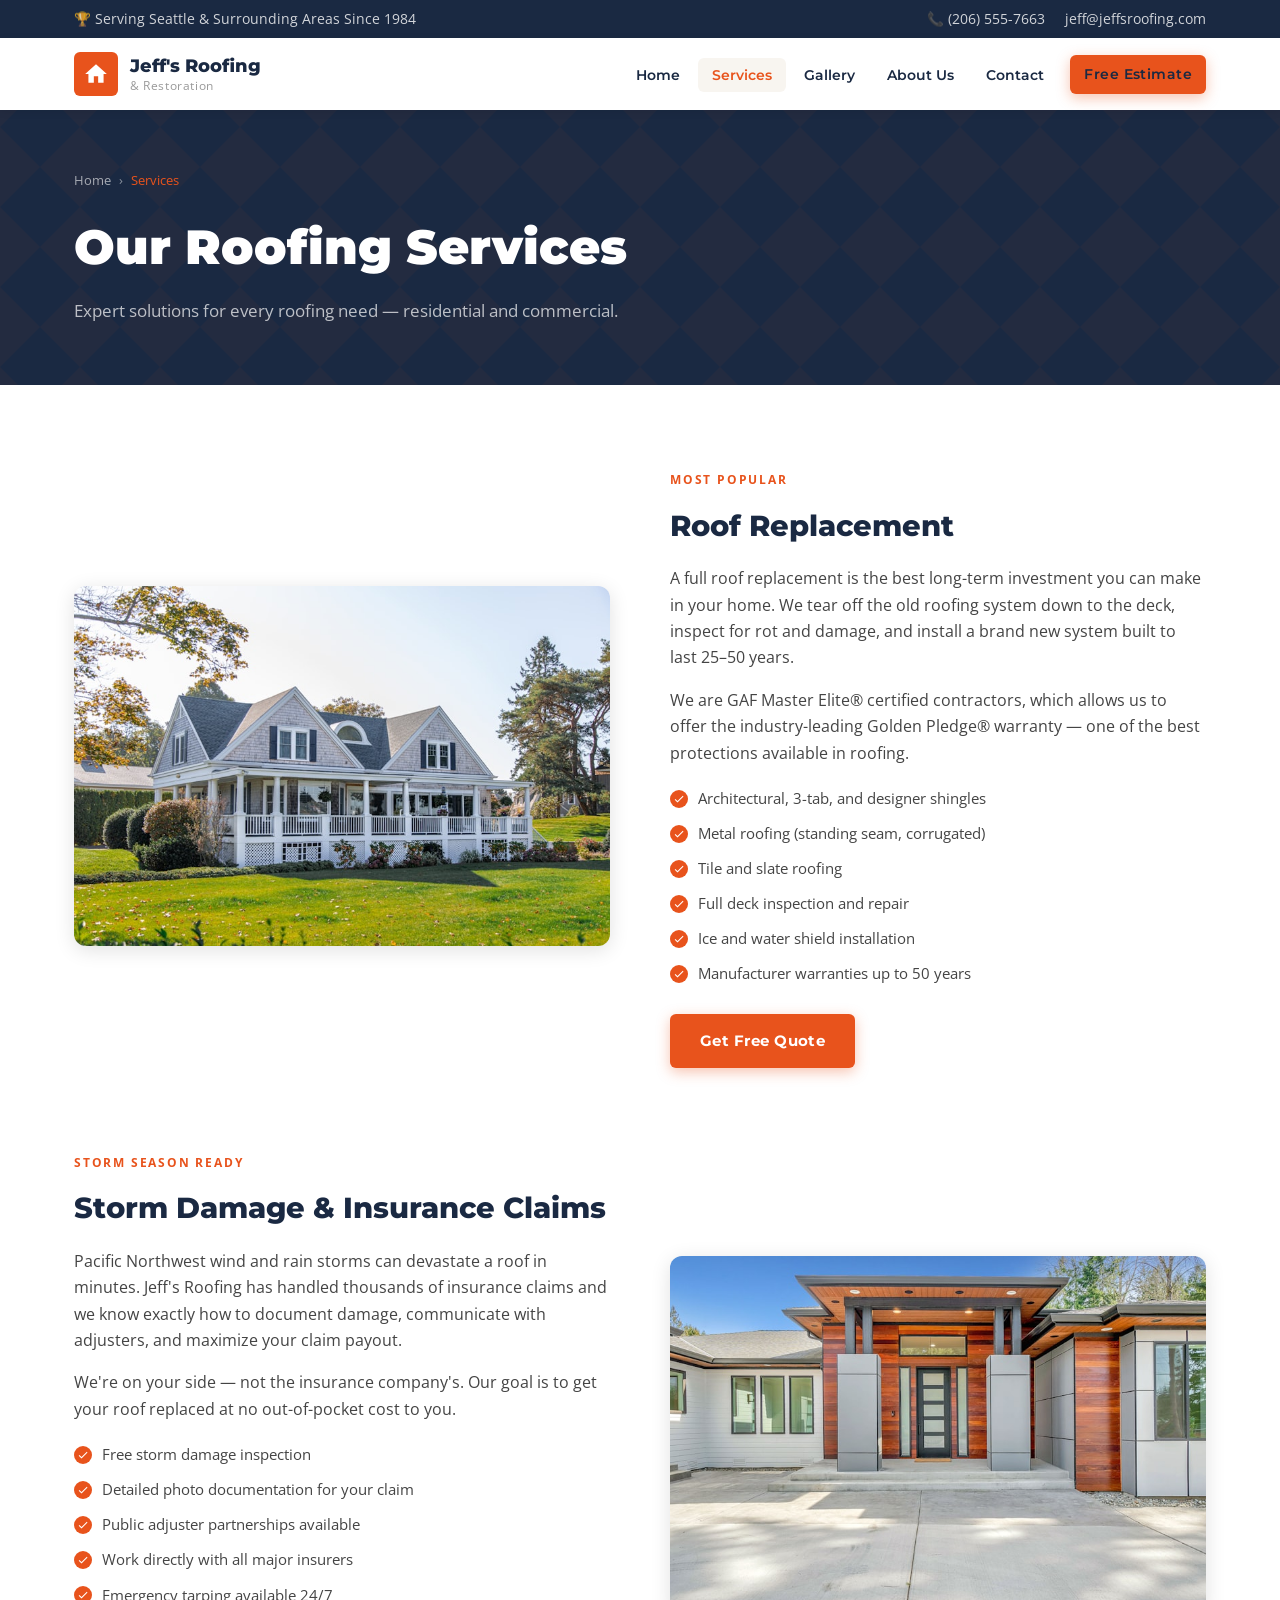
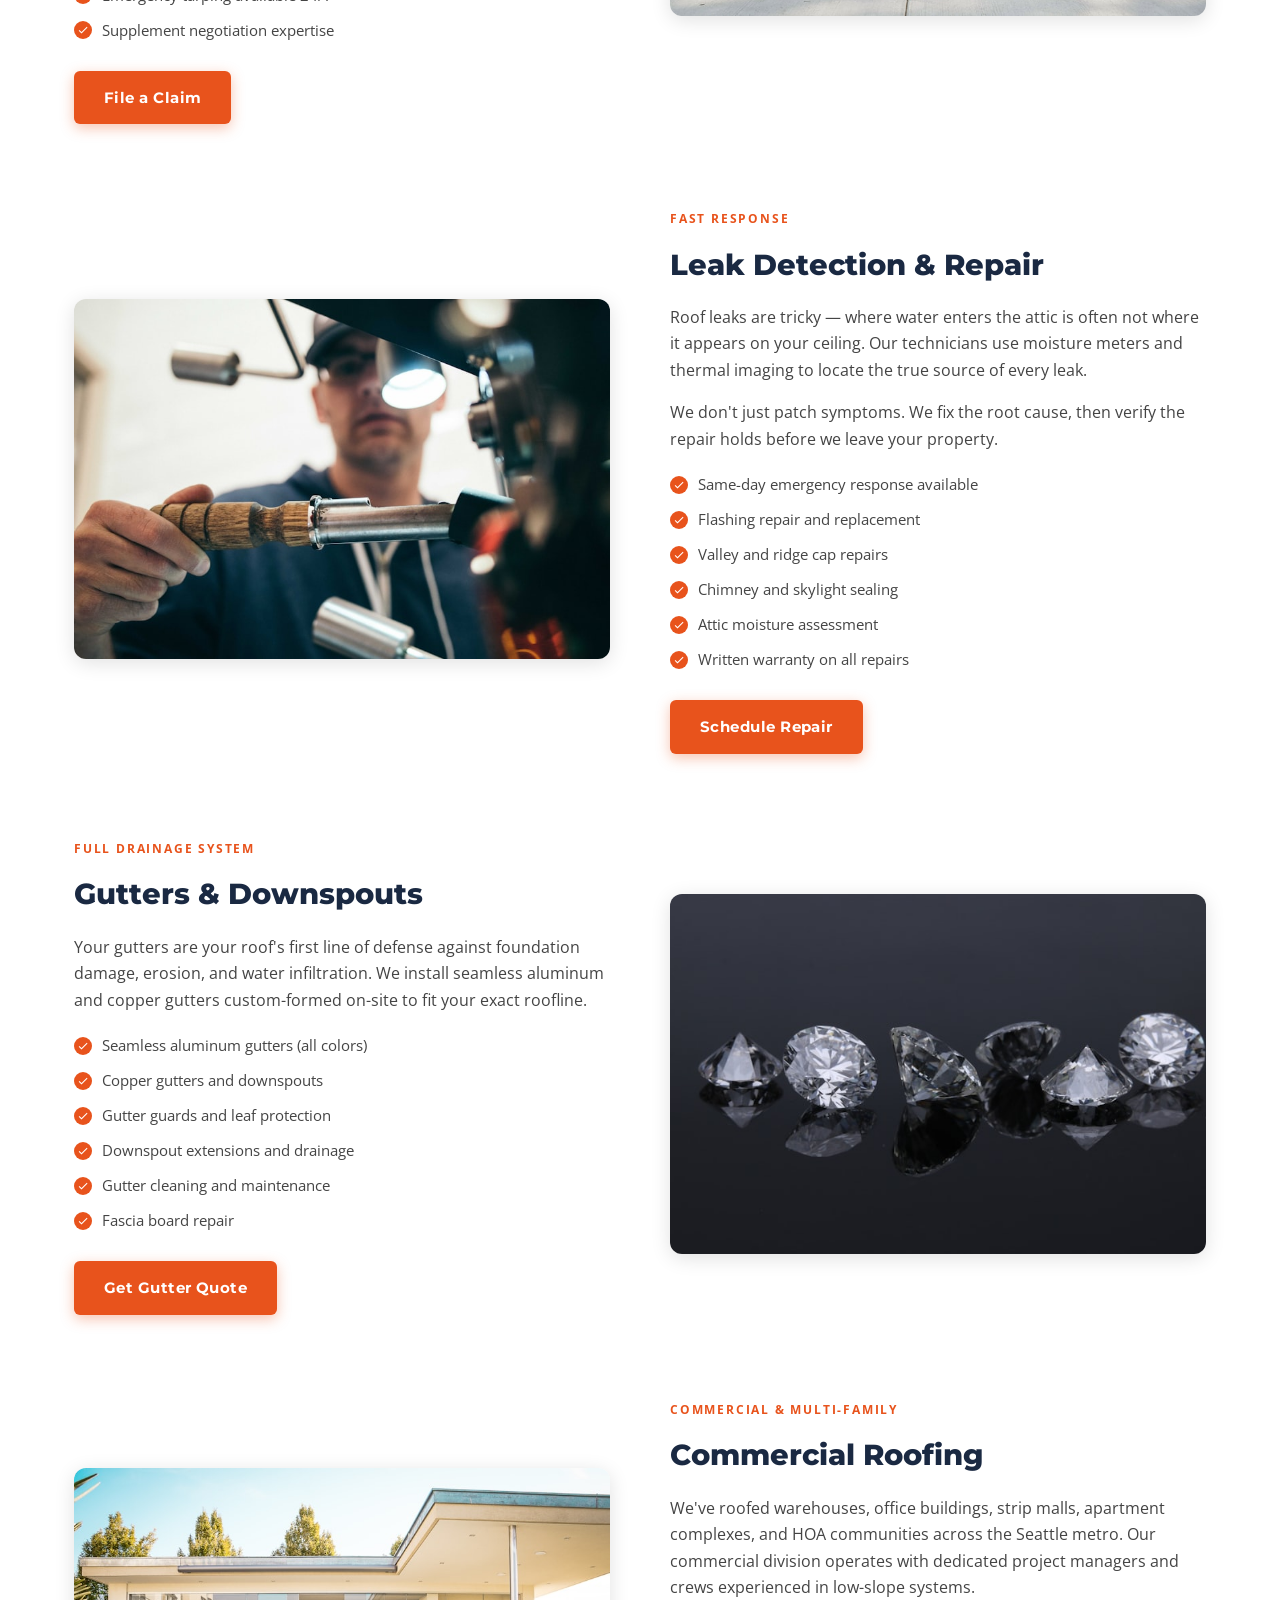
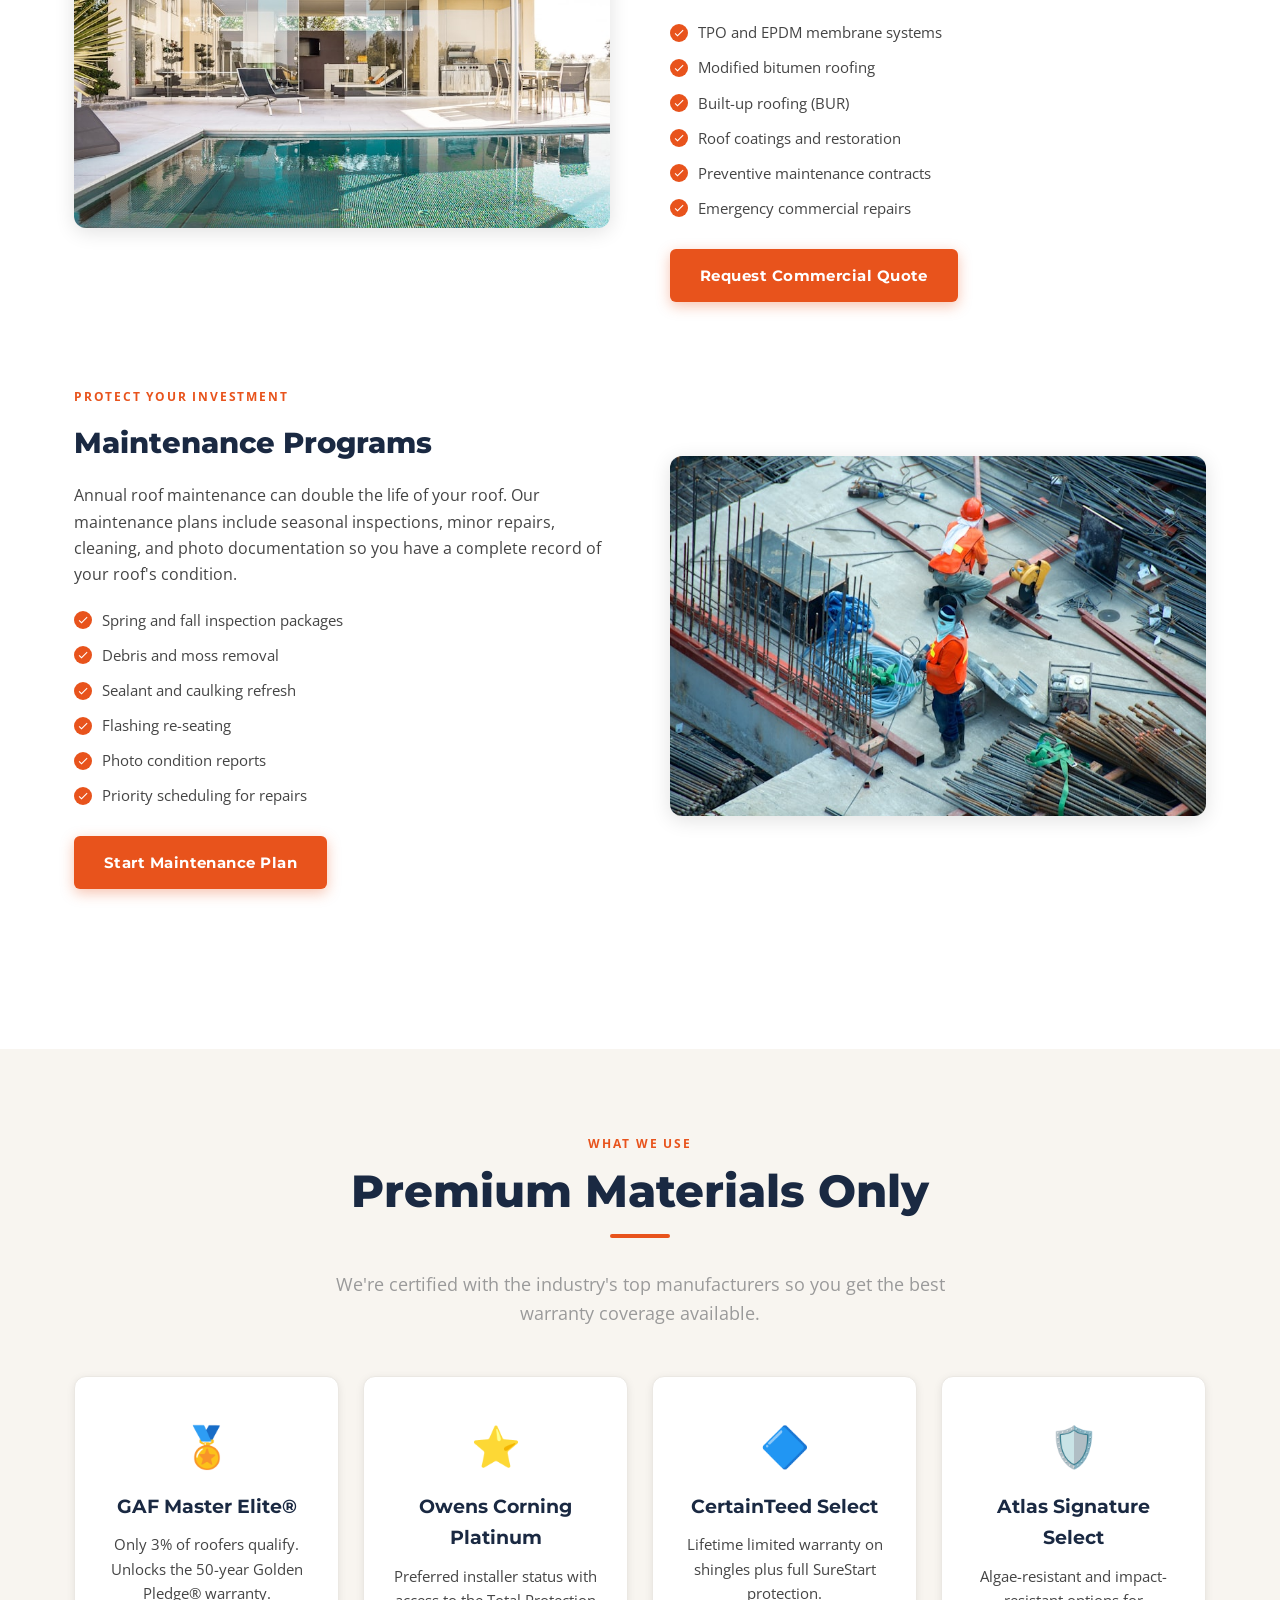
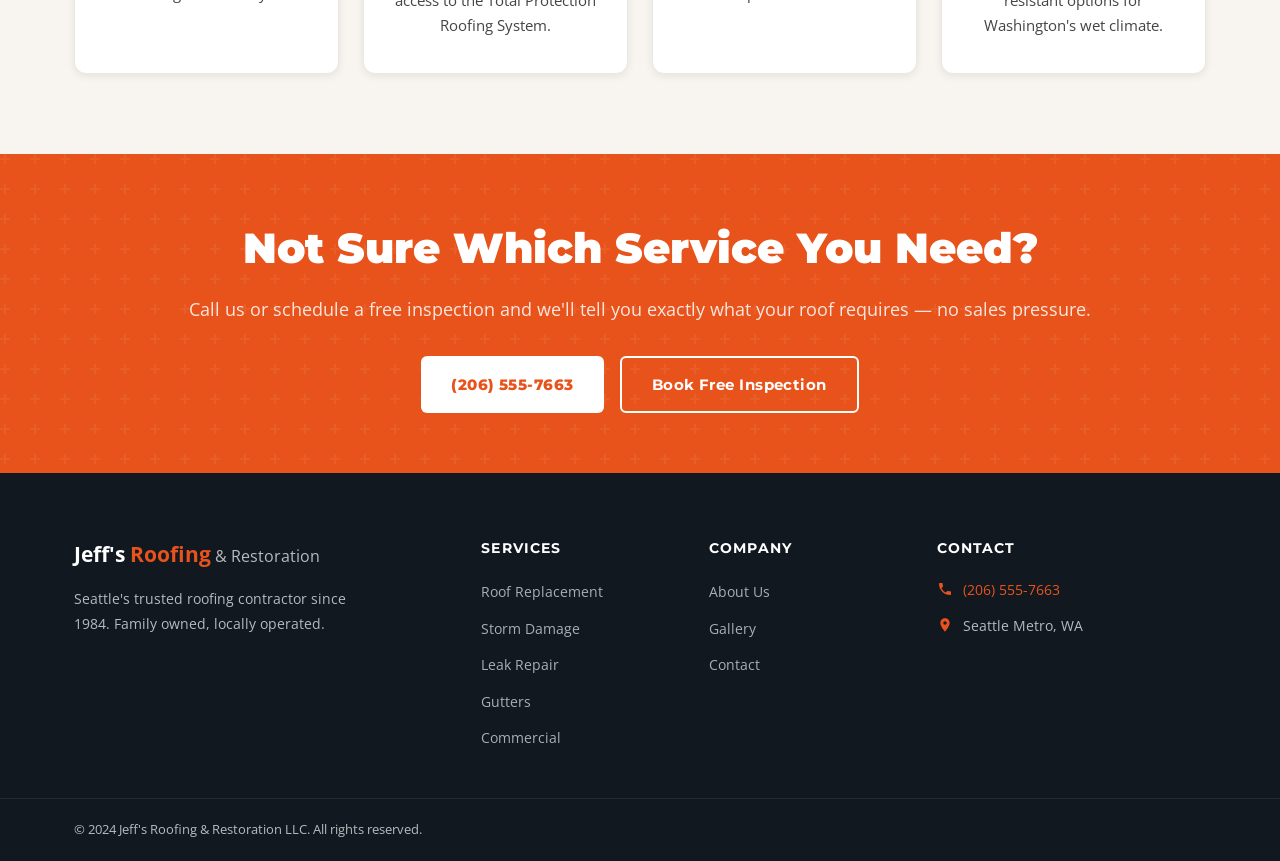
<file: services.html>
<!DOCTYPE html>
<html lang="en">
<head>
  <meta charset="UTF-8">
  <meta name="viewport" content="width=device-width, initial-scale=1.0">
  <meta name="description" content="Complete roofing services in Seattle — roof replacement, storm damage, leak repair, gutters, commercial roofing. Jeff's Roofing & Restoration.">
  <title>Services | Jeff's Roofing & Restoration</title>
  <link rel="preconnect" href="https://fonts.googleapis.com">
  <link href="https://fonts.googleapis.com/css2?family=Montserrat:wght@700;800;900&family=Open+Sans:wght@400;600&display=swap" rel="stylesheet">
  <link rel="stylesheet" href="css/style.css">
</head>
<body>

<div class="top-bar">
  <div class="container">
    <span>🏆 Serving Seattle & Surrounding Areas Since 1984</span>
    <div class="top-bar-links">
      <a href="tel:2065557663">📞 (206) 555-7663</a>
      <a href="mailto:jeff@jeffsroofing.com">jeff@jeffsroofing.com</a>
    </div>
  </div>
</div>

<nav class="navbar">
  <div class="container">
    <a href="index.html" class="logo">
      <div class="logo-icon">
        <svg viewBox="0 0 24 24"><path d="M10 20v-6h4v6h5v-8h3L12 3 2 12h3v8z"/></svg>
      </div>
      <div class="logo-text">
        <strong>Jeff's Roofing</strong>
        <span>&amp; Restoration</span>
      </div>
    </a>
    <ul class="nav-links">
      <li><a href="index.html">Home</a></li>
      <li><a href="services.html">Services</a></li>
      <li><a href="gallery.html">Gallery</a></li>
      <li><a href="about.html">About Us</a></li>
      <li><a href="contact.html">Contact</a></li>
      <li class="nav-cta"><a href="contact.html" class="btn btn-primary">Free Estimate</a></li>
    </ul>
    <button class="nav-toggle" aria-label="Toggle menu" aria-expanded="false">
      <span></span><span></span><span></span>
    </button>
  </div>
</nav>

<div class="page-hero">
  <div class="container">
    <div class="breadcrumb">
      <a href="index.html">Home</a> › <span>Services</span>
    </div>
    <h1>Our Roofing Services</h1>
    <p>Expert solutions for every roofing need — residential and commercial.</p>
  </div>
</div>

<section class="section-pad">
  <div class="container">

    <div class="service-detail" id="replacement">
      <img src="images/house1.jpg" alt="Roof replacement project" loading="lazy">
      <div class="service-detail-content">
        <div class="section-label">Most Popular</div>
        <h2>Roof Replacement</h2>
        <p>A full roof replacement is the best long-term investment you can make in your home. We tear off the old roofing system down to the deck, inspect for rot and damage, and install a brand new system built to last 25–50 years.</p>
        <p>We are GAF Master Elite® certified contractors, which allows us to offer the industry-leading Golden Pledge® warranty — one of the best protections available in roofing.</p>
        <ul class="service-features">
          <li>Architectural, 3-tab, and designer shingles</li>
          <li>Metal roofing (standing seam, corrugated)</li>
          <li>Tile and slate roofing</li>
          <li>Full deck inspection and repair</li>
          <li>Ice and water shield installation</li>
          <li>Manufacturer warranties up to 50 years</li>
        </ul>
        <a href="contact.html" class="btn btn-primary" style="margin-top:8px">Get Free Quote</a>
      </div>
    </div>

    <div class="service-detail" id="storm">
      <img src="images/repair.jpg" alt="Storm damage repair" loading="lazy">
      <div class="service-detail-content">
        <div class="section-label">Storm Season Ready</div>
        <h2>Storm Damage &amp; Insurance Claims</h2>
        <p>Pacific Northwest wind and rain storms can devastate a roof in minutes. Jeff's Roofing has handled thousands of insurance claims and we know exactly how to document damage, communicate with adjusters, and maximize your claim payout.</p>
        <p>We're on your side — not the insurance company's. Our goal is to get your roof replaced at no out-of-pocket cost to you.</p>
        <ul class="service-features">
          <li>Free storm damage inspection</li>
          <li>Detailed photo documentation for your claim</li>
          <li>Public adjuster partnerships available</li>
          <li>Work directly with all major insurers</li>
          <li>Emergency tarping available 24/7</li>
          <li>Supplement negotiation expertise</li>
        </ul>
        <a href="contact.html" class="btn btn-primary" style="margin-top:8px">File a Claim</a>
      </div>
    </div>

    <div class="service-detail" id="repair">
      <img src="images/roof-shingles.jpg" alt="Roof leak repair" loading="lazy">
      <div class="service-detail-content">
        <div class="section-label">Fast Response</div>
        <h2>Leak Detection &amp; Repair</h2>
        <p>Roof leaks are tricky — where water enters the attic is often not where it appears on your ceiling. Our technicians use moisture meters and thermal imaging to locate the true source of every leak.</p>
        <p>We don't just patch symptoms. We fix the root cause, then verify the repair holds before we leave your property.</p>
        <ul class="service-features">
          <li>Same-day emergency response available</li>
          <li>Flashing repair and replacement</li>
          <li>Valley and ridge cap repairs</li>
          <li>Chimney and skylight sealing</li>
          <li>Attic moisture assessment</li>
          <li>Written warranty on all repairs</li>
        </ul>
        <a href="contact.html" class="btn btn-primary" style="margin-top:8px">Schedule Repair</a>
      </div>
    </div>

    <div class="service-detail" id="gutters">
      <img src="images/gutters.jpg" alt="Gutter installation" loading="lazy">
      <div class="service-detail-content">
        <div class="section-label">Full Drainage System</div>
        <h2>Gutters &amp; Downspouts</h2>
        <p>Your gutters are your roof's first line of defense against foundation damage, erosion, and water infiltration. We install seamless aluminum and copper gutters custom-formed on-site to fit your exact roofline.</p>
        <ul class="service-features">
          <li>Seamless aluminum gutters (all colors)</li>
          <li>Copper gutters and downspouts</li>
          <li>Gutter guards and leaf protection</li>
          <li>Downspout extensions and drainage</li>
          <li>Gutter cleaning and maintenance</li>
          <li>Fascia board repair</li>
        </ul>
        <a href="contact.html" class="btn btn-primary" style="margin-top:8px">Get Gutter Quote</a>
      </div>
    </div>

    <div class="service-detail" id="commercial">
      <img src="images/house2.jpg" alt="Commercial roofing" loading="lazy">
      <div class="service-detail-content">
        <div class="section-label">Commercial &amp; Multi-Family</div>
        <h2>Commercial Roofing</h2>
        <p>We've roofed warehouses, office buildings, strip malls, apartment complexes, and HOA communities across the Seattle metro. Our commercial division operates with dedicated project managers and crews experienced in low-slope systems.</p>
        <ul class="service-features">
          <li>TPO and EPDM membrane systems</li>
          <li>Modified bitumen roofing</li>
          <li>Built-up roofing (BUR)</li>
          <li>Roof coatings and restoration</li>
          <li>Preventive maintenance contracts</li>
          <li>Emergency commercial repairs</li>
        </ul>
        <a href="contact.html" class="btn btn-primary" style="margin-top:8px">Request Commercial Quote</a>
      </div>
    </div>

    <div class="service-detail" id="maintenance">
      <img src="images/workers.jpg" alt="Roof maintenance" loading="lazy">
      <div class="service-detail-content">
        <div class="section-label">Protect Your Investment</div>
        <h2>Maintenance Programs</h2>
        <p>Annual roof maintenance can double the life of your roof. Our maintenance plans include seasonal inspections, minor repairs, cleaning, and photo documentation so you have a complete record of your roof's condition.</p>
        <ul class="service-features">
          <li>Spring and fall inspection packages</li>
          <li>Debris and moss removal</li>
          <li>Sealant and caulking refresh</li>
          <li>Flashing re-seating</li>
          <li>Photo condition reports</li>
          <li>Priority scheduling for repairs</li>
        </ul>
        <a href="contact.html" class="btn btn-primary" style="margin-top:8px">Start Maintenance Plan</a>
      </div>
    </div>

  </div>
</section>

<!-- MATERIALS SECTION -->
<section class="section-pad bg-cream">
  <div class="container text-center">
    <div class="section-label">What We Use</div>
    <h2 class="section-title">Premium Materials Only</h2>
    <div class="divider"></div>
    <p class="section-sub">We're certified with the industry's top manufacturers so you get the best warranty coverage available.</p>
    <div style="display:grid;grid-template-columns:repeat(auto-fit,minmax(200px,1fr));gap:24px;margin-top:40px">
      <div class="service-card" style="text-align:center">
        <div style="font-size:2.5rem;margin-bottom:12px">🏅</div>
        <h3>GAF Master Elite®</h3>
        <p>Only 3% of roofers qualify. Unlocks the 50-year Golden Pledge® warranty.</p>
      </div>
      <div class="service-card" style="text-align:center">
        <div style="font-size:2.5rem;margin-bottom:12px">⭐</div>
        <h3>Owens Corning Platinum</h3>
        <p>Preferred installer status with access to the Total Protection Roofing System.</p>
      </div>
      <div class="service-card" style="text-align:center">
        <div style="font-size:2.5rem;margin-bottom:12px">🔷</div>
        <h3>CertainTeed Select</h3>
        <p>Lifetime limited warranty on shingles plus full SureStart protection.</p>
      </div>
      <div class="service-card" style="text-align:center">
        <div style="font-size:2.5rem;margin-bottom:12px">🛡️</div>
        <h3>Atlas Signature Select</h3>
        <p>Algae-resistant and impact-resistant options for Washington's wet climate.</p>
      </div>
    </div>
  </div>
</section>

<section class="cta-banner">
  <div class="container">
    <h2>Not Sure Which Service You Need?</h2>
    <p>Call us or schedule a free inspection and we'll tell you exactly what your roof requires — no sales pressure.</p>
    <div style="display:flex;gap:16px;justify-content:center;flex-wrap:wrap;margin-top:24px">
      <a href="tel:2065557663" class="btn" style="background:var(--white);color:var(--orange);font-weight:800">(206) 555-7663</a>
      <a href="contact.html" class="btn btn-outline">Book Free Inspection</a>
    </div>
  </div>
</section>

<footer>
  <div class="container">
    <div class="footer-grid">
      <div class="footer-brand">
        <div class="footer-logo"><strong>Jeff's <span>Roofing</span></strong> &amp; Restoration</div>
        <p>Seattle's trusted roofing contractor since 1984. Family owned, locally operated.</p>
      </div>
      <div class="footer-col">
        <h4>Services</h4>
        <ul class="footer-links">
          <li><a href="services.html#replacement">Roof Replacement</a></li>
          <li><a href="services.html#storm">Storm Damage</a></li>
          <li><a href="services.html#repair">Leak Repair</a></li>
          <li><a href="services.html#gutters">Gutters</a></li>
          <li><a href="services.html#commercial">Commercial</a></li>
        </ul>
      </div>
      <div class="footer-col">
        <h4>Company</h4>
        <ul class="footer-links">
          <li><a href="about.html">About Us</a></li>
          <li><a href="gallery.html">Gallery</a></li>
          <li><a href="contact.html">Contact</a></li>
        </ul>
      </div>
      <div class="footer-col">
        <h4>Contact</h4>
        <div class="footer-contact-item">
          <svg viewBox="0 0 24 24"><path d="M6.62 10.79c1.44 2.83 3.76 5.14 6.59 6.59l2.2-2.2c.27-.27.67-.36 1.02-.24 1.12.37 2.33.57 3.57.57.55 0 1 .45 1 1V20c0 .55-.45 1-1 1-9.39 0-17-7.61-17-17 0-.55.45-1 1-1h3.5c.55 0 1 .45 1 1 0 1.25.2 2.45.57 3.57.11.35.03.74-.25 1.02l-2.2 2.2z"/></svg>
          <a href="tel:2065557663">(206) 555-7663</a>
        </div>
        <div class="footer-contact-item">
          <svg viewBox="0 0 24 24"><path d="M12 2C8.13 2 5 5.13 5 9c0 5.25 7 13 7 13s7-7.75 7-13c0-3.87-3.13-7-7-7zm0 9.5c-1.38 0-2.5-1.12-2.5-2.5s1.12-2.5 2.5-2.5 2.5 1.12 2.5 2.5-1.12 2.5-2.5 2.5z"/></svg>
          <span>Seattle Metro, WA</span>
        </div>
      </div>
    </div>
  </div>
  <div class="footer-bottom">
    <div class="container" style="display:flex;justify-content:space-between;align-items:center;flex-wrap:wrap;gap:12px;width:100%">
      <span>© 2024 Jeff's Roofing &amp; Restoration LLC. All rights reserved.</span>
    </div>
  </div>
</footer>

<button id="back-to-top" aria-label="Back to top">
  <svg viewBox="0 0 24 24"><path d="M7.41 15.41L12 10.83l4.59 4.58L18 14l-6-6-6 6z"/></svg>
</button>

<script src="js/main.js"></script>
</body>
</html>
</file>
<file: css/style.css>
/* ===========================
   Jeff's Roofing & Restoration
   Main Stylesheet
   =========================== */

:root {
  --navy: #1a2942;
  --navy-light: #243550;
  --orange: #e8531c;
  --orange-dark: #c94415;
  --orange-light: #ff6a30;
  --cream: #f8f5f0;
  --light-gray: #f0eeeb;
  --mid-gray: #9a9a9a;
  --dark-gray: #444;
  --text: #2c2c2c;
  --white: #ffffff;
  --shadow-sm: 0 2px 8px rgba(0,0,0,0.08);
  --shadow-md: 0 4px 20px rgba(0,0,0,0.12);
  --shadow-lg: 0 8px 40px rgba(0,0,0,0.18);
  --radius: 6px;
  --radius-lg: 12px;
  --transition: 0.25s ease;
  --font-heading: 'Montserrat', 'Segoe UI', sans-serif;
  --font-body: 'Open Sans', 'Segoe UI', sans-serif;
}

*, *::before, *::after { box-sizing: border-box; margin: 0; padding: 0; }

html { scroll-behavior: smooth; font-size: 16px; }

body {
  font-family: var(--font-body);
  color: var(--text);
  background: var(--white);
  line-height: 1.65;
}

img { max-width: 100%; height: auto; display: block; }
a { color: var(--orange); text-decoration: none; transition: color var(--transition); }
a:hover { color: var(--orange-dark); }

/* ===== UTILITY ===== */
.container { max-width: 1180px; margin: 0 auto; padding: 0 24px; }
.section-pad { padding: 80px 0; }
.section-pad-sm { padding: 50px 0; }
.text-center { text-align: center; }
.text-orange { color: var(--orange); }
.bg-navy { background: var(--navy); }
.bg-cream { background: var(--cream); }
.bg-dark { background: #111820; }

.section-label {
  display: inline-block;
  font-size: 0.75rem;
  font-weight: 700;
  letter-spacing: 0.15em;
  text-transform: uppercase;
  color: var(--orange);
  margin-bottom: 12px;
}

.section-title {
  font-family: var(--font-heading);
  font-size: clamp(1.8rem, 4vw, 2.8rem);
  font-weight: 800;
  line-height: 1.15;
  color: var(--navy);
  margin-bottom: 16px;
}

.section-title.light { color: var(--white); }

.section-sub {
  font-size: 1.1rem;
  color: var(--mid-gray);
  max-width: 620px;
  margin: 0 auto 48px;
}

.section-sub.light { color: rgba(255,255,255,0.7); }

.btn {
  display: inline-flex;
  align-items: center;
  gap: 8px;
  padding: 14px 30px;
  border-radius: var(--radius);
  font-family: var(--font-heading);
  font-weight: 700;
  font-size: 0.95rem;
  letter-spacing: 0.03em;
  cursor: pointer;
  border: none;
  transition: all var(--transition);
  text-decoration: none;
}

.btn-primary {
  background: var(--orange);
  color: var(--white);
  box-shadow: 0 4px 14px rgba(232,83,28,0.35);
}

.btn-primary:hover {
  background: var(--orange-dark);
  color: var(--white);
  transform: translateY(-2px);
  box-shadow: 0 6px 20px rgba(232,83,28,0.45);
}

.btn-outline {
  background: transparent;
  color: var(--white);
  border: 2px solid var(--white);
}

.btn-outline:hover {
  background: var(--white);
  color: var(--navy);
}

.btn-navy {
  background: var(--navy);
  color: var(--white);
}

.btn-navy:hover {
  background: var(--navy-light);
  color: var(--white);
  transform: translateY(-2px);
}

.divider {
  width: 60px;
  height: 4px;
  background: var(--orange);
  border-radius: 2px;
  margin: 0 auto 32px;
}

.divider.left { margin: 0 0 32px; }

/* ===== TOP BAR ===== */
.top-bar {
  background: var(--navy);
  color: rgba(255,255,255,0.8);
  font-size: 0.85rem;
  padding: 8px 0;
}

.top-bar .container {
  display: flex;
  justify-content: space-between;
  align-items: center;
  flex-wrap: wrap;
  gap: 8px;
}

.top-bar a { color: rgba(255,255,255,0.8); }
.top-bar a:hover { color: var(--orange); }

.top-bar-links { display: flex; gap: 20px; align-items: center; }

/* ===== NAVBAR ===== */
.navbar {
  background: var(--white);
  box-shadow: var(--shadow-sm);
  position: sticky;
  top: 0;
  z-index: 1000;
  transition: box-shadow var(--transition);
}

.navbar.scrolled { box-shadow: var(--shadow-md); }

.navbar .container {
  display: flex;
  align-items: center;
  justify-content: space-between;
  height: 72px;
  gap: 24px;
}

.logo {
  display: flex;
  align-items: center;
  gap: 12px;
  text-decoration: none;
}

.logo-icon {
  width: 44px;
  height: 44px;
  background: var(--orange);
  border-radius: var(--radius);
  display: flex;
  align-items: center;
  justify-content: center;
  flex-shrink: 0;
}

.logo-icon svg { width: 26px; height: 26px; fill: var(--white); }

.logo-text { line-height: 1.1; }
.logo-text strong {
  display: block;
  font-family: var(--font-heading);
  font-size: 1.15rem;
  font-weight: 800;
  color: var(--navy);
}
.logo-text span { font-size: 0.75rem; color: var(--mid-gray); letter-spacing: 0.05em; }

.nav-links {
  display: flex;
  list-style: none;
  gap: 4px;
  align-items: center;
}

.nav-links a {
  font-family: var(--font-heading);
  font-weight: 600;
  font-size: 0.9rem;
  color: var(--navy);
  padding: 8px 14px;
  border-radius: var(--radius);
  transition: all var(--transition);
}

.nav-links a:hover, .nav-links a.active {
  background: var(--cream);
  color: var(--orange);
}

.nav-cta { margin-left: 8px; }

.nav-toggle {
  display: none;
  flex-direction: column;
  gap: 5px;
  cursor: pointer;
  padding: 4px;
  background: none;
  border: none;
}

.nav-toggle span {
  width: 24px;
  height: 2px;
  background: var(--navy);
  border-radius: 2px;
  transition: all var(--transition);
}

/* ===== HERO ===== */
.hero {
  position: relative;
  min-height: 92vh;
  display: flex;
  align-items: center;
  overflow: hidden;
}

.hero-bg {
  position: absolute;
  inset: 0;
  background: url('../images/hero-roof.jpg') center center / cover no-repeat;
}

.hero-overlay {
  position: absolute;
  inset: 0;
  background: linear-gradient(105deg, rgba(26,41,66,0.92) 0%, rgba(26,41,66,0.65) 55%, rgba(26,41,66,0.35) 100%);
}

.hero .container { position: relative; z-index: 1; }

.hero-content { max-width: 640px; }

.hero-badge {
  display: inline-flex;
  align-items: center;
  gap: 8px;
  background: rgba(232,83,28,0.2);
  border: 1px solid rgba(232,83,28,0.4);
  color: #ffaa82;
  font-size: 0.8rem;
  font-weight: 600;
  letter-spacing: 0.08em;
  text-transform: uppercase;
  padding: 6px 14px;
  border-radius: 20px;
  margin-bottom: 20px;
}

.hero h1 {
  font-family: var(--font-heading);
  font-size: clamp(2.4rem, 6vw, 4rem);
  font-weight: 900;
  color: var(--white);
  line-height: 1.08;
  margin-bottom: 20px;
}

.hero h1 span { color: var(--orange-light); }

.hero-sub {
  font-size: 1.15rem;
  color: rgba(255,255,255,0.82);
  margin-bottom: 36px;
  max-width: 500px;
}

.hero-btns { display: flex; gap: 14px; flex-wrap: wrap; }

.hero-stats {
  display: flex;
  gap: 32px;
  margin-top: 56px;
  padding-top: 32px;
  border-top: 1px solid rgba(255,255,255,0.15);
  flex-wrap: wrap;
}

.hero-stat strong {
  display: block;
  font-family: var(--font-heading);
  font-size: 2rem;
  font-weight: 900;
  color: var(--orange-light);
  line-height: 1;
}

.hero-stat span { font-size: 0.82rem; color: rgba(255,255,255,0.65); margin-top: 4px; display: block; }

/* ===== TRUST BAR ===== */
.trust-bar {
  background: var(--navy);
  padding: 20px 0;
}

.trust-bar .container {
  display: flex;
  justify-content: center;
  align-items: center;
  gap: 40px;
  flex-wrap: wrap;
}

.trust-item {
  display: flex;
  align-items: center;
  gap: 10px;
  color: rgba(255,255,255,0.75);
  font-size: 0.88rem;
  font-weight: 600;
}

.trust-item svg { width: 20px; height: 20px; fill: var(--orange); flex-shrink: 0; }

/* ===== SERVICES ===== */
.services-grid {
  display: grid;
  grid-template-columns: repeat(auto-fit, minmax(300px, 1fr));
  gap: 28px;
}

.service-card {
  background: var(--white);
  border-radius: var(--radius-lg);
  padding: 36px 28px;
  box-shadow: var(--shadow-sm);
  border: 1px solid #ebe8e3;
  transition: all var(--transition);
  position: relative;
  overflow: hidden;
}

.service-card::before {
  content: '';
  position: absolute;
  top: 0; left: 0;
  width: 4px;
  height: 100%;
  background: var(--orange);
  transform: scaleY(0);
  transition: transform var(--transition);
}

.service-card:hover { transform: translateY(-6px); box-shadow: var(--shadow-lg); }
.service-card:hover::before { transform: scaleY(1); }

.service-icon {
  width: 56px;
  height: 56px;
  background: rgba(232,83,28,0.1);
  border-radius: var(--radius);
  display: flex;
  align-items: center;
  justify-content: center;
  margin-bottom: 20px;
}

.service-icon svg { width: 28px; height: 28px; fill: var(--orange); }

.service-card h3 {
  font-family: var(--font-heading);
  font-size: 1.2rem;
  font-weight: 700;
  color: var(--navy);
  margin-bottom: 10px;
}

.service-card p { font-size: 0.95rem; color: var(--dark-gray); line-height: 1.6; }

.service-card .learn-more {
  display: inline-flex;
  align-items: center;
  gap: 6px;
  margin-top: 18px;
  font-weight: 700;
  font-size: 0.88rem;
  color: var(--orange);
  text-transform: uppercase;
  letter-spacing: 0.05em;
}

/* ===== WHY US ===== */
.why-grid {
  display: grid;
  grid-template-columns: 1fr 1fr;
  gap: 60px;
  align-items: center;
}

.why-image {
  position: relative;
}

.why-image img {
  border-radius: var(--radius-lg);
  width: 100%;
  height: 500px;
  object-fit: cover;
  box-shadow: var(--shadow-lg);
}

.why-badge {
  position: absolute;
  bottom: -20px;
  right: -20px;
  background: var(--orange);
  color: var(--white);
  border-radius: var(--radius-lg);
  padding: 20px 24px;
  text-align: center;
  box-shadow: var(--shadow-md);
}

.why-badge strong { display: block; font-size: 2.2rem; font-weight: 900; line-height: 1; }
.why-badge span { font-size: 0.78rem; font-weight: 600; text-transform: uppercase; letter-spacing: 0.05em; opacity: 0.85; }

.why-points { display: flex; flex-direction: column; gap: 20px; margin-top: 28px; }

.why-point {
  display: flex;
  gap: 16px;
  align-items: flex-start;
}

.why-point-icon {
  width: 42px;
  height: 42px;
  background: rgba(232,83,28,0.1);
  border-radius: 50%;
  display: flex;
  align-items: center;
  justify-content: center;
  flex-shrink: 0;
  margin-top: 2px;
}

.why-point-icon svg { width: 20px; height: 20px; fill: var(--orange); }

.why-point h4 {
  font-family: var(--font-heading);
  font-size: 1rem;
  font-weight: 700;
  color: var(--navy);
  margin-bottom: 4px;
}

.why-point p { font-size: 0.92rem; color: var(--dark-gray); }

/* ===== GALLERY PREVIEW ===== */
.gallery-grid {
  display: grid;
  grid-template-columns: repeat(4, 1fr);
  grid-template-rows: repeat(2, 220px);
  gap: 12px;
}

.gallery-item {
  overflow: hidden;
  border-radius: var(--radius);
  position: relative;
}

.gallery-item:first-child {
  grid-column: span 2;
  grid-row: span 2;
}

.gallery-item img {
  width: 100%;
  height: 100%;
  object-fit: cover;
  transition: transform 0.4s ease;
}

.gallery-item:hover img { transform: scale(1.06); }

.gallery-overlay {
  position: absolute;
  inset: 0;
  background: rgba(26,41,66,0.55);
  display: flex;
  align-items: center;
  justify-content: center;
  opacity: 0;
  transition: opacity var(--transition);
}

.gallery-item:hover .gallery-overlay { opacity: 1; }

.gallery-overlay svg { width: 36px; height: 36px; fill: var(--white); }

/* ===== PROCESS ===== */
.process-steps {
  display: grid;
  grid-template-columns: repeat(auto-fit, minmax(220px, 1fr));
  gap: 24px;
  counter-reset: step-counter;
}

.process-step {
  text-align: center;
  padding: 36px 20px;
  position: relative;
}

.step-number {
  width: 64px;
  height: 64px;
  background: var(--orange);
  color: var(--white);
  border-radius: 50%;
  font-family: var(--font-heading);
  font-size: 1.6rem;
  font-weight: 900;
  display: flex;
  align-items: center;
  justify-content: center;
  margin: 0 auto 20px;
  box-shadow: 0 4px 14px rgba(232,83,28,0.4);
}

.process-step h3 {
  font-family: var(--font-heading);
  font-size: 1.1rem;
  font-weight: 700;
  color: var(--navy);
  margin-bottom: 10px;
}

.process-step p { font-size: 0.92rem; color: var(--dark-gray); }

/* ===== TESTIMONIALS ===== */
.testimonials-grid {
  display: grid;
  grid-template-columns: repeat(auto-fit, minmax(300px, 1fr));
  gap: 28px;
}

.testimonial-card {
  background: var(--white);
  border-radius: var(--radius-lg);
  padding: 32px;
  box-shadow: var(--shadow-sm);
  border: 1px solid #ebe8e3;
  position: relative;
}

.stars {
  display: flex;
  gap: 3px;
  margin-bottom: 16px;
}

.stars svg { width: 18px; height: 18px; fill: #f5a623; }

.testimonial-card blockquote {
  font-size: 0.97rem;
  color: var(--dark-gray);
  line-height: 1.7;
  margin-bottom: 20px;
  font-style: italic;
}

.testimonial-author {
  display: flex;
  align-items: center;
  gap: 14px;
}

.author-avatar {
  width: 48px;
  height: 48px;
  border-radius: 50%;
  background: var(--navy);
  display: flex;
  align-items: center;
  justify-content: center;
  font-family: var(--font-heading);
  font-weight: 700;
  font-size: 1.1rem;
  color: var(--white);
  flex-shrink: 0;
}

.author-info strong { display: block; font-size: 0.95rem; color: var(--navy); font-weight: 700; }
.author-info span { font-size: 0.8rem; color: var(--mid-gray); }

.quote-mark {
  position: absolute;
  top: 24px;
  right: 28px;
  font-size: 4rem;
  line-height: 1;
  color: var(--orange);
  opacity: 0.15;
  font-family: Georgia, serif;
  font-weight: 900;
}

/* ===== CTA BANNER ===== */
.cta-banner {
  background: var(--orange);
  padding: 60px 0;
  text-align: center;
  position: relative;
  overflow: hidden;
}

.cta-banner::before {
  content: '';
  position: absolute;
  inset: 0;
  background: url("data:image/svg+xml,%3Csvg width='60' height='60' viewBox='0 0 60 60' xmlns='http://www.w3.org/2000/svg'%3E%3Cg fill='none' fill-rule='evenodd'%3E%3Cg fill='%23ffffff' fill-opacity='0.06'%3E%3Cpath d='M36 34v-4h-2v4h-4v2h4v4h2v-4h4v-2h-4zm0-30V0h-2v4h-4v2h4v4h2V6h4V4h-4zM6 34v-4H4v4H0v2h4v4h2v-4h4v-2H6zM6 4V0H4v4H0v2h4v4h2V6h4V4H6z'/%3E%3C/g%3E%3C/g%3E%3C/svg%3E");
}

.cta-banner .container { position: relative; z-index: 1; }

.cta-banner h2 {
  font-family: var(--font-heading);
  font-size: clamp(1.8rem, 4vw, 2.6rem);
  font-weight: 900;
  color: var(--white);
  margin-bottom: 12px;
}

.cta-banner p { color: rgba(255,255,255,0.85); font-size: 1.1rem; margin-bottom: 32px; }

.cta-banner .btn-outline { border-color: var(--white); }

.phone-big {
  display: block;
  font-family: var(--font-heading);
  font-size: 2rem;
  font-weight: 900;
  color: var(--white);
  margin-bottom: 24px;
  letter-spacing: 0.02em;
}

/* ===== FOOTER ===== */
footer {
  background: #111820;
  color: rgba(255,255,255,0.7);
  padding: 64px 0 0;
}

.footer-grid {
  display: grid;
  grid-template-columns: 2fr 1fr 1fr 1.5fr;
  gap: 48px;
  padding-bottom: 48px;
}

.footer-brand p { font-size: 0.9rem; line-height: 1.7; margin-top: 16px; max-width: 300px; }

.footer-logo strong { color: var(--white); font-size: 1.3rem; }
.footer-logo span { color: var(--orange); }

.footer-col h4 {
  color: var(--white);
  font-family: var(--font-heading);
  font-size: 0.9rem;
  font-weight: 700;
  text-transform: uppercase;
  letter-spacing: 0.08em;
  margin-bottom: 18px;
}

.footer-links { list-style: none; display: flex; flex-direction: column; gap: 10px; }

.footer-links a {
  color: rgba(255,255,255,0.65);
  font-size: 0.9rem;
  transition: color var(--transition);
}

.footer-links a:hover { color: var(--orange); }

.footer-contact-item {
  display: flex;
  gap: 10px;
  align-items: flex-start;
  margin-bottom: 12px;
  font-size: 0.9rem;
}

.footer-contact-item svg { width: 16px; height: 16px; fill: var(--orange); flex-shrink: 0; margin-top: 3px; }

.footer-bottom {
  border-top: 1px solid rgba(255,255,255,0.08);
  padding: 20px 0;
  display: flex;
  justify-content: space-between;
  align-items: center;
  flex-wrap: wrap;
  gap: 12px;
  font-size: 0.82rem;
}

.footer-bottom a { color: rgba(255,255,255,0.5); }
.footer-bottom a:hover { color: var(--orange); }

.social-links { display: flex; gap: 12px; }

.social-link {
  width: 36px;
  height: 36px;
  border-radius: 50%;
  background: rgba(255,255,255,0.08);
  display: flex;
  align-items: center;
  justify-content: center;
  transition: background var(--transition);
}

.social-link:hover { background: var(--orange); }
.social-link svg { width: 16px; height: 16px; fill: rgba(255,255,255,0.7); }
.social-link:hover svg { fill: var(--white); }

/* ===== PAGE HERO (interior pages) ===== */
.page-hero {
  background: var(--navy);
  padding: 60px 0;
  position: relative;
  overflow: hidden;
}

.page-hero::before {
  content: '';
  position: absolute;
  inset: 0;
  opacity: 0.15;
  background: url("data:image/svg+xml,%3Csvg width='100' height='100' viewBox='0 0 100 100' xmlns='http://www.w3.org/2000/svg'%3E%3Cpath d='M50 0 L100 50 L50 100 L0 50 Z' fill='%23e8531c' fill-opacity='0.3'/%3E%3C/svg%3E") center / 80px repeat;
}

.page-hero .container { position: relative; z-index: 1; }

.page-hero h1 {
  font-family: var(--font-heading);
  font-size: clamp(2rem, 5vw, 3rem);
  font-weight: 900;
  color: var(--white);
  margin-bottom: 10px;
}

.page-hero p { color: rgba(255,255,255,0.7); font-size: 1.05rem; }

.breadcrumb {
  display: flex;
  gap: 8px;
  align-items: center;
  font-size: 0.82rem;
  color: rgba(255,255,255,0.5);
  margin-bottom: 16px;
}

.breadcrumb a { color: rgba(255,255,255,0.6); }
.breadcrumb a:hover { color: var(--orange); }
.breadcrumb span { color: var(--orange); }

/* ===== SERVICES PAGE ===== */
.service-detail {
  display: grid;
  grid-template-columns: 1fr 1fr;
  gap: 60px;
  align-items: center;
  margin-bottom: 80px;
}

.service-detail:nth-child(even) { direction: rtl; }
.service-detail:nth-child(even) > * { direction: ltr; }

.service-detail img {
  width: 100%;
  height: 360px;
  object-fit: cover;
  border-radius: var(--radius-lg);
  box-shadow: var(--shadow-md);
}

.service-detail-content h2 {
  font-family: var(--font-heading);
  font-size: 1.8rem;
  font-weight: 800;
  color: var(--navy);
  margin-bottom: 16px;
}

.service-detail-content p { color: var(--dark-gray); margin-bottom: 16px; }

.service-features {
  list-style: none;
  margin: 20px 0;
  display: flex;
  flex-direction: column;
  gap: 10px;
}

.service-features li {
  display: flex;
  align-items: center;
  gap: 10px;
  font-size: 0.95rem;
  color: var(--dark-gray);
}

.service-features li::before {
  content: '';
  width: 18px;
  height: 18px;
  background: var(--orange);
  border-radius: 50%;
  display: flex;
  align-items: center;
  justify-content: center;
  flex-shrink: 0;
  background-image: url("data:image/svg+xml,%3Csvg viewBox='0 0 24 24' xmlns='http://www.w3.org/2000/svg'%3E%3Cpath d='M9 16.17L4.83 12l-1.42 1.41L9 19 21 7l-1.41-1.41z' fill='white'/%3E%3C/svg%3E");
  background-size: 12px;
  background-repeat: no-repeat;
  background-position: center;
}

/* ===== GALLERY PAGE ===== */
.gallery-full-grid {
  display: grid;
  grid-template-columns: repeat(auto-fill, minmax(320px, 1fr));
  gap: 16px;
}

.gallery-full-item {
  position: relative;
  overflow: hidden;
  border-radius: var(--radius);
  height: 260px;
  cursor: pointer;
}

.gallery-full-item img {
  width: 100%;
  height: 100%;
  object-fit: cover;
  transition: transform 0.4s ease;
}

.gallery-full-item:hover img { transform: scale(1.08); }

.gallery-full-overlay {
  position: absolute;
  inset: 0;
  background: linear-gradient(to top, rgba(26,41,66,0.85) 0%, transparent 60%);
  display: flex;
  flex-direction: column;
  justify-content: flex-end;
  padding: 20px;
  opacity: 0;
  transition: opacity var(--transition);
}

.gallery-full-item:hover .gallery-full-overlay { opacity: 1; }

.gallery-full-overlay h4 { color: var(--white); font-size: 1rem; font-weight: 700; }
.gallery-full-overlay span { color: rgba(255,255,255,0.7); font-size: 0.82rem; }

/* ===== LIGHTBOX ===== */
.lightbox {
  display: none;
  position: fixed;
  inset: 0;
  background: rgba(0,0,0,0.92);
  z-index: 9999;
  align-items: center;
  justify-content: center;
}

.lightbox.active { display: flex; }

.lightbox-img {
  max-width: 90vw;
  max-height: 85vh;
  border-radius: var(--radius);
  object-fit: contain;
}

.lightbox-close {
  position: absolute;
  top: 20px;
  right: 24px;
  color: var(--white);
  font-size: 2rem;
  cursor: pointer;
  background: none;
  border: none;
  line-height: 1;
  transition: color var(--transition);
}

.lightbox-close:hover { color: var(--orange); }

/* ===== CONTACT FORM ===== */
.contact-grid {
  display: grid;
  grid-template-columns: 1.4fr 1fr;
  gap: 60px;
}

.form-group { margin-bottom: 20px; }

.form-group label {
  display: block;
  font-size: 0.85rem;
  font-weight: 600;
  color: var(--navy);
  margin-bottom: 6px;
  text-transform: uppercase;
  letter-spacing: 0.05em;
}

.form-group input,
.form-group select,
.form-group textarea {
  width: 100%;
  padding: 12px 16px;
  border: 1.5px solid #ddd;
  border-radius: var(--radius);
  font-family: var(--font-body);
  font-size: 0.95rem;
  color: var(--text);
  transition: border-color var(--transition);
  background: var(--white);
}

.form-group input:focus,
.form-group select:focus,
.form-group textarea:focus {
  outline: none;
  border-color: var(--orange);
  box-shadow: 0 0 0 3px rgba(232,83,28,0.12);
}

.form-group textarea { resize: vertical; min-height: 130px; }

.form-row { display: grid; grid-template-columns: 1fr 1fr; gap: 16px; }

.contact-info-card {
  background: var(--navy);
  border-radius: var(--radius-lg);
  padding: 40px;
  color: var(--white);
  height: fit-content;
}

.contact-info-card h3 {
  font-family: var(--font-heading);
  font-size: 1.4rem;
  font-weight: 800;
  margin-bottom: 24px;
}

.info-item {
  display: flex;
  gap: 14px;
  align-items: flex-start;
  margin-bottom: 24px;
}

.info-icon {
  width: 44px;
  height: 44px;
  background: rgba(232,83,28,0.2);
  border-radius: var(--radius);
  display: flex;
  align-items: center;
  justify-content: center;
  flex-shrink: 0;
}

.info-icon svg { width: 20px; height: 20px; fill: var(--orange); }

.info-item strong { display: block; font-size: 0.82rem; text-transform: uppercase; letter-spacing: 0.06em; opacity: 0.65; margin-bottom: 4px; }
.info-item a { color: rgba(255,255,255,0.9); font-size: 1.05rem; }
.info-item a:hover { color: var(--orange-light); }
.info-item span { color: rgba(255,255,255,0.85); font-size: 1.05rem; }

.hours-grid { display: grid; grid-template-columns: 1fr 1fr; gap: 6px 16px; font-size: 0.88rem; }
.hours-grid dt { color: rgba(255,255,255,0.6); }
.hours-grid dd { color: var(--white); font-weight: 600; }

/* ===== ABOUT PAGE ===== */
.team-grid {
  display: grid;
  grid-template-columns: repeat(auto-fill, minmax(240px, 1fr));
  gap: 32px;
}

.team-card {
  text-align: center;
  padding: 32px 20px;
  background: var(--white);
  border-radius: var(--radius-lg);
  box-shadow: var(--shadow-sm);
  border: 1px solid #ebe8e3;
  transition: transform var(--transition), box-shadow var(--transition);
}

.team-card:hover { transform: translateY(-6px); box-shadow: var(--shadow-md); }

.team-avatar {
  width: 90px;
  height: 90px;
  border-radius: 50%;
  background: var(--navy);
  margin: 0 auto 18px;
  display: flex;
  align-items: center;
  justify-content: center;
  font-family: var(--font-heading);
  font-size: 2rem;
  font-weight: 900;
  color: var(--white);
  border: 3px solid var(--orange);
}

.team-card h4 {
  font-family: var(--font-heading);
  font-size: 1.05rem;
  font-weight: 700;
  color: var(--navy);
  margin-bottom: 4px;
}

.team-card .role { font-size: 0.82rem; color: var(--orange); font-weight: 600; text-transform: uppercase; letter-spacing: 0.05em; }
.team-card p { font-size: 0.88rem; color: var(--dark-gray); margin-top: 12px; line-height: 1.6; }

/* ===== FORM SUCCESS ===== */
.form-success {
  background: #e8f5e9;
  border: 1px solid #a5d6a7;
  color: #2e7d32;
  padding: 16px 20px;
  border-radius: var(--radius);
  font-weight: 600;
  display: none;
}

/* ===== BACK TO TOP ===== */
#back-to-top {
  position: fixed;
  bottom: 28px;
  right: 28px;
  width: 46px;
  height: 46px;
  background: var(--orange);
  color: var(--white);
  border: none;
  border-radius: 50%;
  cursor: pointer;
  display: flex;
  align-items: center;
  justify-content: center;
  opacity: 0;
  transform: translateY(10px);
  transition: all var(--transition);
  box-shadow: var(--shadow-md);
  z-index: 800;
}

#back-to-top.visible { opacity: 1; transform: translateY(0); }
#back-to-top:hover { background: var(--orange-dark); transform: translateY(-2px); }
#back-to-top svg { width: 20px; height: 20px; fill: var(--white); }

/* ===== RESPONSIVE ===== */
@media (max-width: 1024px) {
  .footer-grid { grid-template-columns: 1fr 1fr; }
  .why-grid { grid-template-columns: 1fr; }
  .why-image { display: none; }
}

@media (max-width: 768px) {
  .section-pad { padding: 56px 0; }
  .nav-links { display: none; flex-direction: column; position: absolute; top: 72px; left: 0; right: 0; background: var(--white); padding: 20px; box-shadow: var(--shadow-md); }
  .nav-links.open { display: flex; }
  .nav-toggle { display: flex; }
  .top-bar .container { justify-content: center; }
  .gallery-grid { grid-template-columns: 1fr 1fr; grid-template-rows: auto; }
  .gallery-item:first-child { grid-column: span 2; }
  .contact-grid { grid-template-columns: 1fr; }
  .service-detail { grid-template-columns: 1fr; }
  .service-detail:nth-child(even) { direction: ltr; }
  .footer-grid { grid-template-columns: 1fr; gap: 32px; }
  .footer-bottom { flex-direction: column; text-align: center; }
  .hero-stats { gap: 20px; }
  .hero-btns { flex-direction: column; }
  .form-row { grid-template-columns: 1fr; }
}

@media (max-width: 480px) {
  .gallery-grid { grid-template-columns: 1fr; }
  .gallery-item:first-child { grid-column: span 1; }
  .process-steps { grid-template-columns: 1fr; }
}

/* ===== ANIMATIONS ===== */
@keyframes fadeInUp {
  from { opacity: 0; transform: translateY(24px); }
  to { opacity: 1; transform: translateY(0); }
}

.animate-in { animation: fadeInUp 0.5s ease forwards; }

.delay-1 { animation-delay: 0.1s; }
.delay-2 { animation-delay: 0.2s; }
.delay-3 { animation-delay: 0.3s; }
.delay-4 { animation-delay: 0.4s; }
</file>
